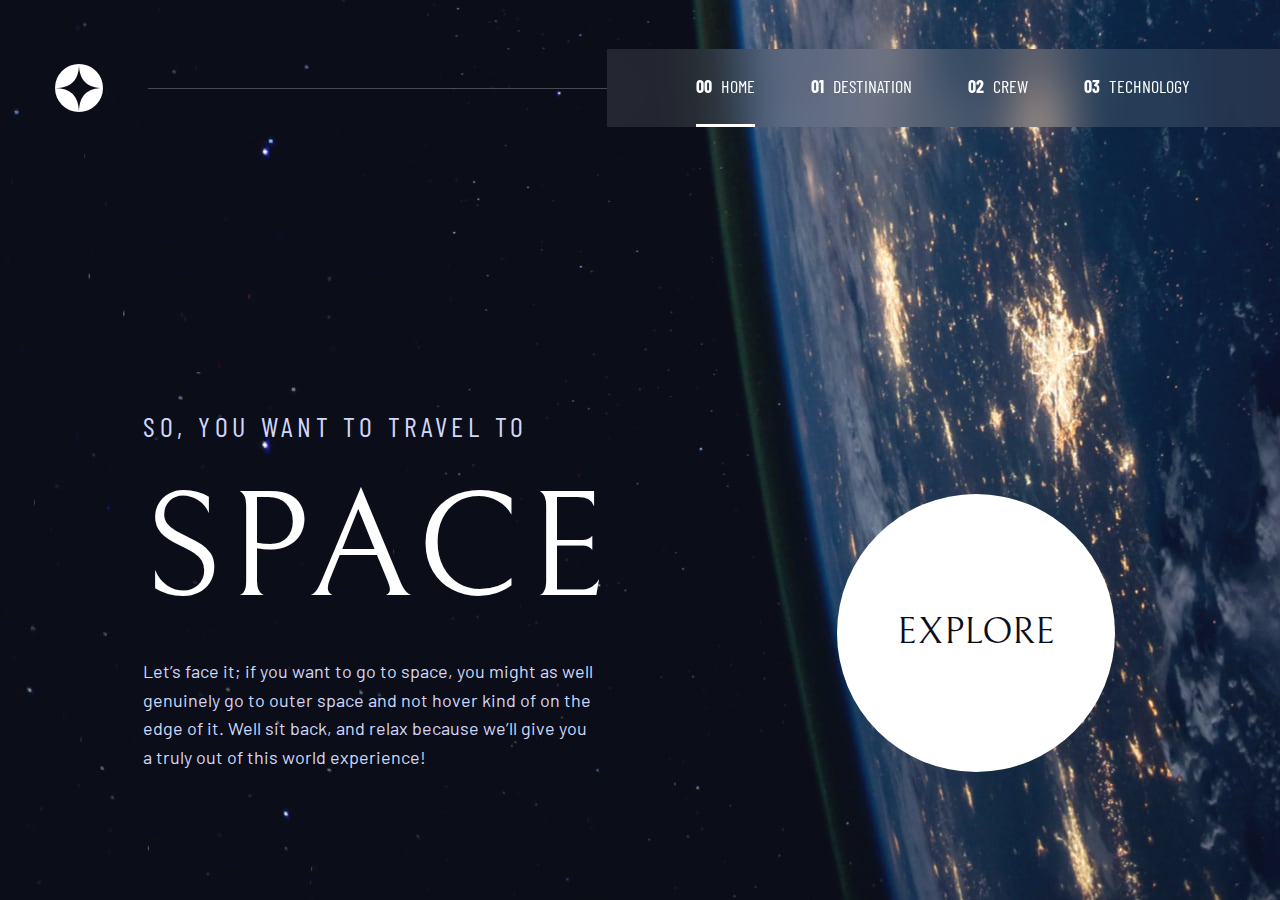
<file: index.html>
<!DOCTYPE html>
<html lang="en">

<head>
  <meta charset="UTF-8">
  <meta name="viewport" content="width=device-width, initial-scale=1.0">
  <link rel="icon" type="image/png" sizes="32x32" href="./assets/favicon-32x32.png">
  <link rel="preconnect" href="https://fonts.googleapis.com">
  <link rel="preconnect" href="https://fonts.gstatic.com" crossorigin>
  <link
    href="https://fonts.googleapis.com/css2?family=Barlow+Condensed:wght@400;700&family=Bellefair&family=Barlow:wght@400;700&display=swap"
    rel="stylesheet">
  <link rel="stylesheet" href="css/reset.css">
  <link rel="stylesheet" href="css/style.css">
  <link rel="stylesheet" href="css/home.css">
  <title>Frontend Mentor | Space tourism website</title>
</head>

<body>
  <header class="flex">
    <div><img class="logo" src="./assets/shared/logo.svg" alt="space tourism logo"></div>
    <!-- aria-expanded...to toggle between logos -->
    <button class="mobile-nav-toggle" aria-expanded="false"></button>
    <nav>
      <!-- data-visible...to toggle navbar on/off -->
      <ul class="primary-nav flex underline-indicators txt-white ff-sans-cond fs-400 uppercase" data-visible="false">
        <li class="active">
          <a href="./index.html"><span class="nav-num">00</span>Home</a>
        </li>
        <li>
          <a href="./destination.html"><span class="nav-num">01</span>Destination</a>
        </li>
        <li>
          <a href="./crew.html"><span class="nav-num">02</span>Crew</a>
        </li>
        <li>
          <a href="./technology.html"><span class="nav-num">03</span>Technology</a>
        </li>
      </ul>
    </nav>
  </header>
  <main>
    <section>
      <p class="txt-light ff-sans-cond fs-500 uppercase ltr-space">So, you want to travel to <br><span
          class="head-1 txt-white ff-serif fs-900">Space</span></p>
      <p class="body-txt txt-light ff-sans-normal fs-400"> Let’s face it; if you want to go to space, you might as well
        genuinely
        go to
        outer space and not hover kind of on the edge of it. Well sit back, and relax
        because we’ll give you a truly out of this world experience!</p>
    </section>
    <a href="./destination.html" class="lg-btn uppercase ff-serif txt-dark bg-white">Explore</a>
  </main>
  <footer>
    <script src="./js/app.js"></script>
  </footer>
</body>

</html>
</file>
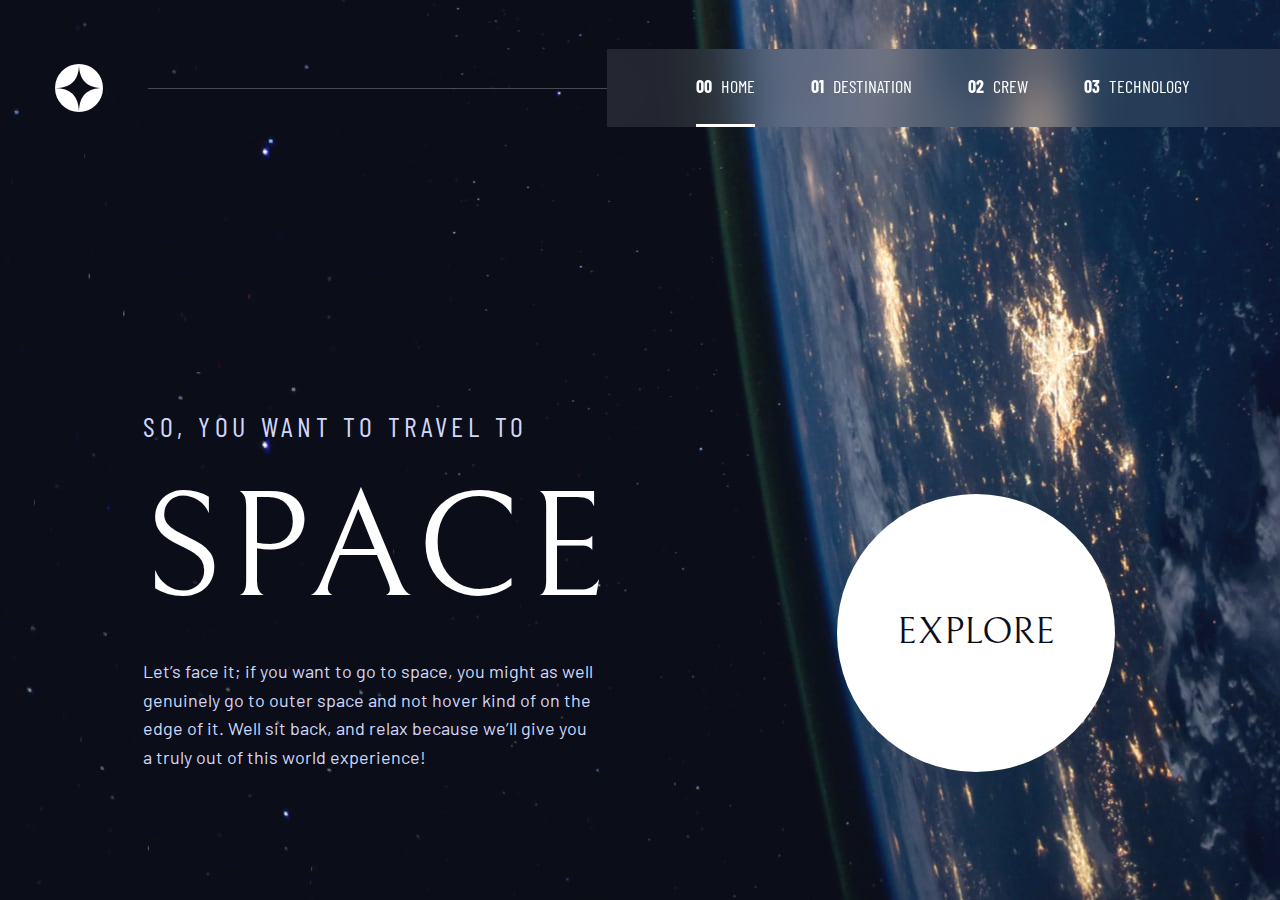
<file: starter-code/index.html>
<!DOCTYPE html>
<html lang="en">

<head>
  <meta charset="UTF-8">
  <meta name="viewport" content="width=device-width, initial-scale=1.0">
  <link rel="icon" type="image/png" sizes="32x32" href="./assets/favicon-32x32.png">
  <link rel="preconnect" href="https://fonts.googleapis.com">
  <link rel="preconnect" href="https://fonts.gstatic.com" crossorigin>
  <link
    href="https://fonts.googleapis.com/css2?family=Barlow+Condensed:wght@400;700&family=Bellefair&family=Barlow:wght@400;700&display=swap"
    rel="stylesheet">
  <link rel="stylesheet" href="css/reset.css">
  <link rel="stylesheet" href="css/style.css">
  <link rel="stylesheet" href="css/home.css">
  <title>Frontend Mentor | Space tourism website</title>
</head>

<body>
  <header class="flex">
    <div><img class="logo" src="./assets/shared/logo.svg" alt="space tourism logo"></div>
    <!-- aria-expanded...to toggle between logos -->
    <button class="mobile-nav-toggle" aria-expanded="false"></button>
    <nav>
      <!-- data-visible...to toggle navbar on/off -->
      <ul class="primary-nav flex underline-indicators txt-white ff-sans-cond fs-400 uppercase" data-visible="false">
        <li class="active">
          <a href="./index.html"><span class="nav-num">00</span>Home</a>
        </li>
        <li>
          <a href="./destination.html"><span class="nav-num">01</span>Destination</a>
        </li>
        <li>
          <a href="./crew-commander.html"><span class="nav-num">02</span>Crew</a>
        </li>
        <li>
          <a href="./technology-vehicle.html"><span class="nav-num">03</span>Technology</a>
        </li>
      </ul>
    </nav>
  </header>
  <main>
    <section>
      <p class="txt-light ff-sans-cond fs-500 uppercase ltr-space">So, you want to travel to <br><span
          class="head-1 txt-white ff-serif fs-900">Space</span></p>
      <p class="body-txt txt-light ff-sans-normal fs-400"> Let’s face it; if you want to go to space, you might as well
        genuinely
        go to
        outer space and not hover kind of on the edge of it. Well sit back, and relax
        because we’ll give you a truly out of this world experience!</p>
    </section>
    <a href="./destination-moon.html" class="lg-btn uppercase ff-serif txt-dark bg-white">Explore</a>
  </main>
  <footer>
    <script src="./js/app.js"></script>
  </footer>
</body>

</html>
</file>
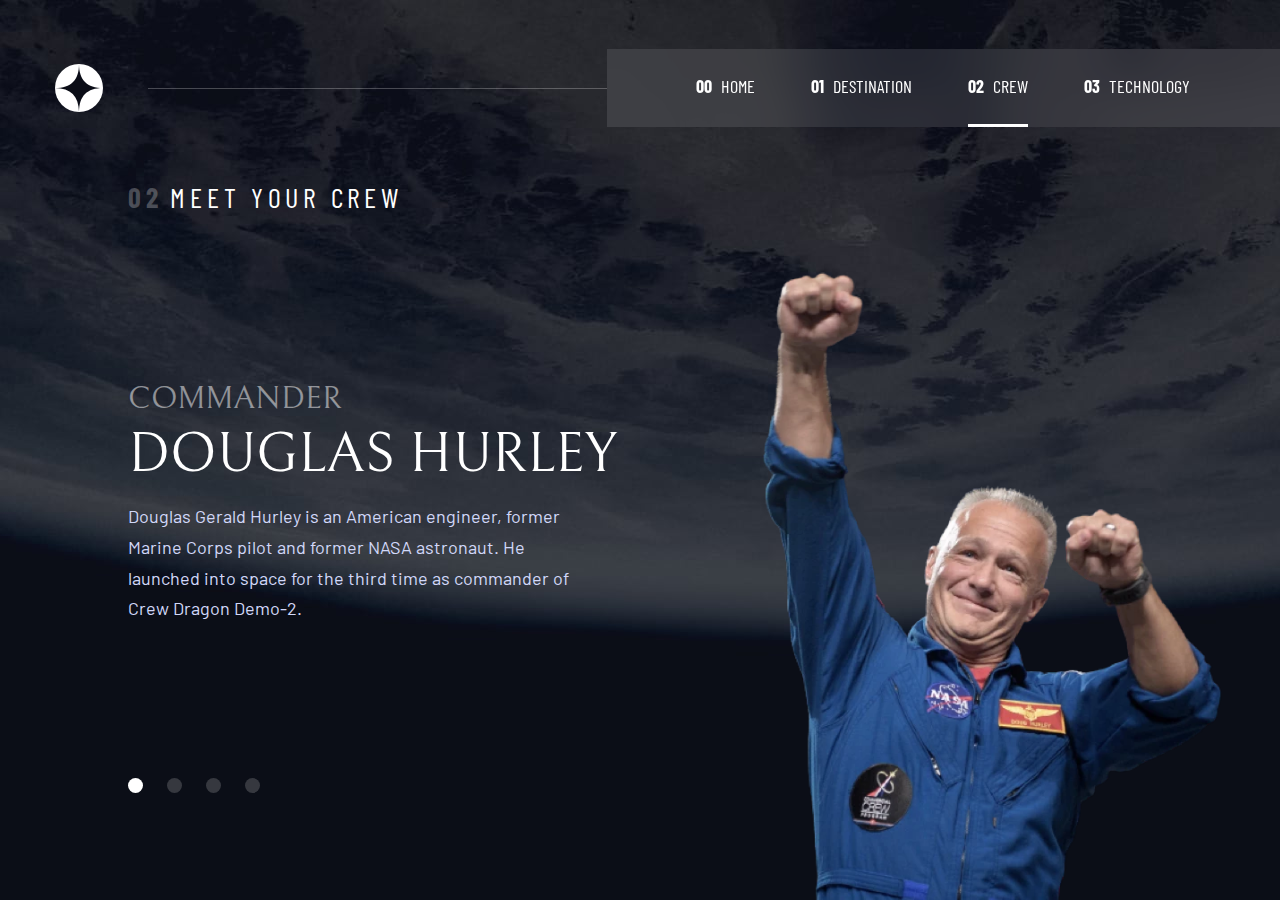
<file: crew.html>
<!DOCTYPE html>
<html lang="en">

<head>
  <meta charset="UTF-8" />
  <meta name="viewport" content="width=device-width, initial-scale=1.0" />
  <link rel="icon" type="image/png" sizes="32x32" href="./assets/favicon-32x32.png" />
  <link rel="preconnect" href="https://fonts.googleapis.com" />
  <link rel="preconnect" href="https://fonts.gstatic.com" crossorigin />
  <link
    href="https://fonts.googleapis.com/css2?family=Barlow+Condensed:wght@400;700&family=Bellefair&family=Barlow:wght@400;700&display=swap"
    rel="stylesheet" />
  <link rel="stylesheet" href="css/reset.css" />
  <link rel="stylesheet" href="css/style.css" />
  <link rel="stylesheet" href="css/crew.css" />
  <title>Frontend Mentor | Space tourism website</title>
</head>

<body>
  <header class="flex">
    <div>
      <img class="logo" src="./assets/shared/logo.svg" alt="space tourism logo" />
    </div>
    <!-- aria-expanded...to toggle between logos -->
    <button class="mobile-nav-toggle" aria-expanded="false"></button>
    <nav>
      <!-- data-visible...to toggle navbar on/off -->
      <ul class="primary-nav flex underline-indicators txt-white ff-sans-cond fs-400 uppercase" data-visible="false">
        <li class="active">
          <a href="./index.html"><span class="nav-num">00</span>Home</a>
        </li>
        <li>
          <a href="./destination.html"><span class="nav-num">01</span>Destination</a>
        </li>
        <li>
          <a href="./crew.html"><span class="nav-num">02</span>Crew</a>
        </li>
        <li>
          <a href="./technology.html"><span class="nav-num">03</span>Technology</a>
        </li>
      </ul>
    </nav>
  </header>
  <main>
    <h1 class="title fs-500 ff-sans-cond ltr-space uppercase"><span class="title-num">02</span>Meet your crew</h1>
    <img class="img" src="./assets/crew/image-douglas-hurley.webp" alt="The Moon" />
    <div class="main-content flex">
      <div class="tab-list flex underline-indicators">
        <button value='tab-1' class="btn-tabs" aria-selected="true"></button>
        <button value='tab-2' class="btn-tabs" aria-selected="false"></button>
        <button value='tab-3' class="btn-tabs" aria-selected="false"></button>
        <button value='tab-4' class="btn-tabs" aria-selected="false"></button>
      </div>

      <article class="content">
        <h2 class="fs-700 uppercase ff-serif"><span>Commander</span><br>Douglas Hurley</h2>
        <p class="ff-sans-normal txt-light fs-400">
          Douglas Gerald Hurley is an American engineer, former Marine Corps pilot
          and former NASA astronaut. He launched into space for the third time as
          commander of Crew Dragon Demo-2.
        </p>
      </article>
    </div>
  </main>
  <footer>
    <script src="data.json"></script>
    <script src="./js/app.js"></script>
    <script src="./js/data.js"></script>
  </footer>
</body>

</html>
</file>
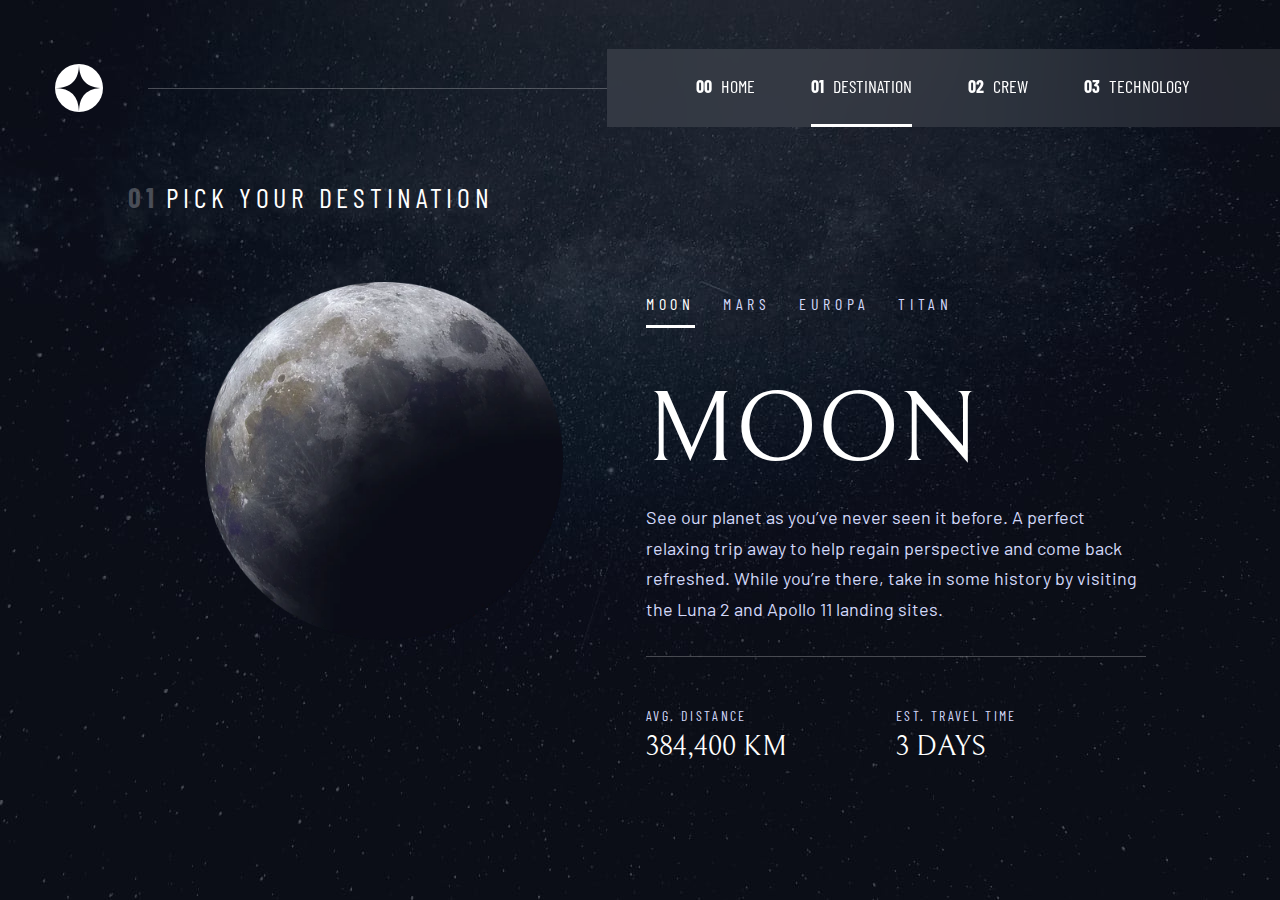
<file: destination.html>
<!DOCTYPE html>
<html lang="en">

<head>
  <meta charset="UTF-8" />
  <meta name="viewport" content="width=device-width, initial-scale=1.0" />
  <link rel="icon" type="image/png" sizes="32x32" href="./assets/favicon-32x32.png" />
  <link rel="preconnect" href="https://fonts.googleapis.com" />
  <link rel="preconnect" href="https://fonts.gstatic.com" crossorigin />
  <link
    href="https://fonts.googleapis.com/css2?family=Barlow+Condensed:wght@400;700&family=Bellefair&family=Barlow:wght@400;700&display=swap"
    rel="stylesheet" />
  <link rel="stylesheet" href="css/reset.css" />
  <link rel="stylesheet" href="css/style.css" />
  <link rel="stylesheet" href="css/destination.css" />
  <title>Frontend Mentor | Space tourism website</title>
</head>

<body>
  <header class="flex">
    <div>
      <img class="logo" src="./assets/shared/logo.svg" alt="space tourism logo" />
    </div>
    <!-- aria-expanded...to toggle between logos -->
    <button class="mobile-nav-toggle" aria-expanded="false"></button>
    <nav>
      <!-- data-visible...to toggle navbar on/off -->
      <ul class="primary-nav flex underline-indicators txt-white ff-sans-cond fs-400 uppercase" data-visible="false">
        <li class="active">
          <a href="./index.html"><span class="nav-num">00</span>Home</a>
        </li>
        <li>
          <a href="./destination.html"><span class="nav-num">01</span>Destination</a>
        </li>
        <li>
          <a href="./crew.html"><span class="nav-num">02</span>Crew</a>
        </li>
        <li>
          <a href="./technology.html"><span class="nav-num">03</span>Technology</a>
        </li>
      </ul>
    </nav>
  </header>
  <main>
    <h1 class="title fs-500 ff-sans-cond ltr-space uppercase"><span class="title-num">01</span>Pick your destination
    </h1>
    <img class="img" src="./assets/destination/image-moon.webp" alt="The Moon" />
    <div class="main-content flex">
      <div class="tab-list flex underline-indicators">
        <button value='tab-1' class="btn-tabs" aria-selected="true">Moon</button>
        <button value='tab-2' class="btn-tabs" aria-selected="false">Mars</button>
        <button value='tab-3' class="btn-tabs" aria-selected="false">Europa</button>
        <button value='tab-4' class="btn-tabs" aria-selected="false">Titan</button>
      </div>

      <article class="content">
        <h2 class="fs-800 uppercase ff-serif">Moon</h2>
        <p class="ff-sans-normal txt-light fs-400">
          See our planet as you’ve never seen it before. A perfect relaxing trip
          away to help regain perspective and come back refreshed. While you’re
          there, take in some history by visiting the Luna 2 and Apollo 11 landing
          sites.
        </p>
      </article>
      <div class="sub-content flex">
        <div>
          <h3 class="txt-light fs-200 uppercase ff-sans-cond">Avg. distance</h3>
          <p class="ff-serif uppercase ff-serif"> 384,400 km</p>
        </div>
        <div>
          <h3 class="txt-light fs-200 uppercase ff-sans-cond">Est. travel time</h3>
          <p class="ff-serif uppercase ff-serif">3 days</p>
        </div>
      </div>
    </div>
  </main>
  <footer>
    <script src="data.json"></script>
    <script src="./js/app.js"></script>
    <script src="./js/data.js"></script>
  </footer>
</body>

</html>
</file>
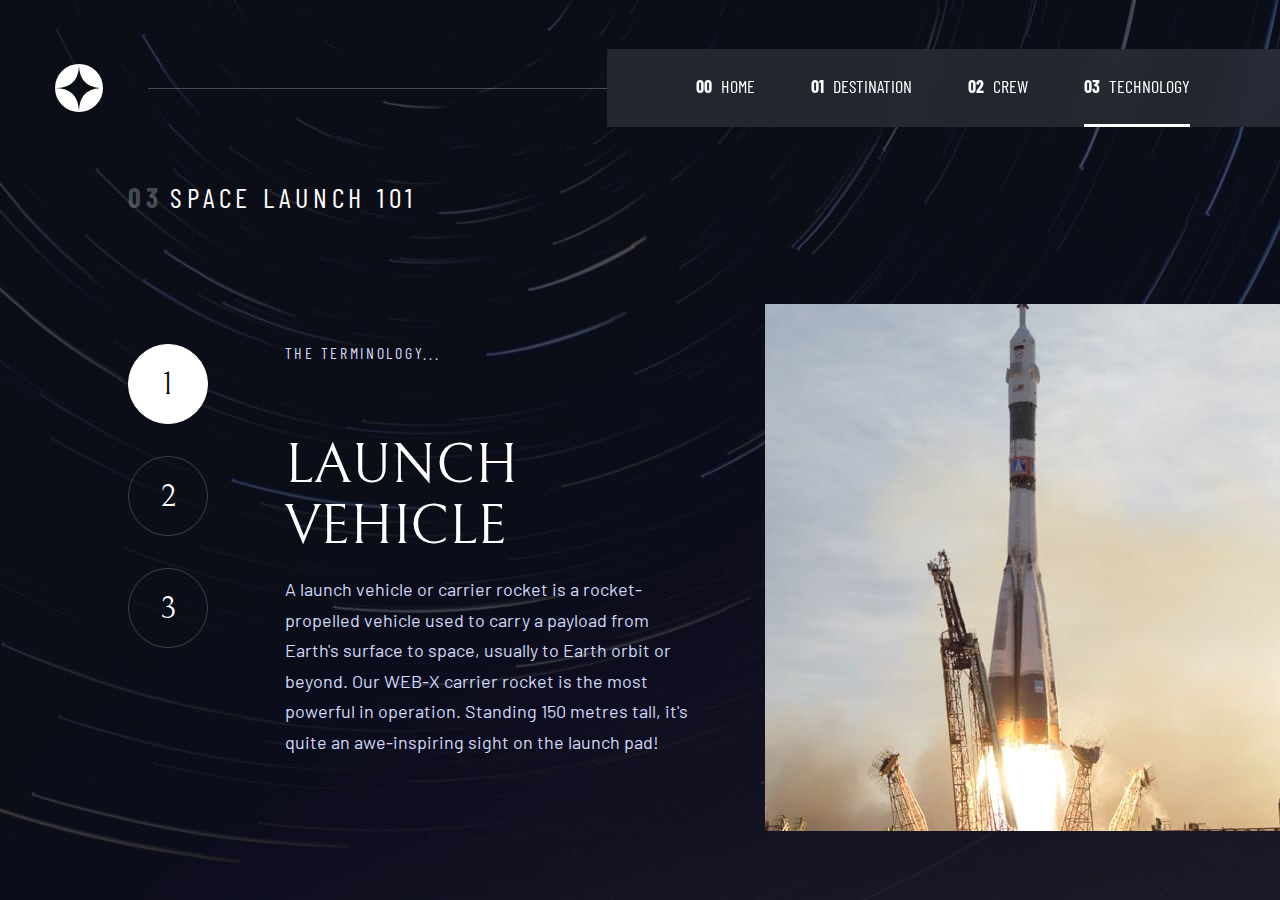
<file: technology.html>
<!DOCTYPE html>
<html lang="en">

<head>
  <meta charset="UTF-8" />
  <meta name="viewport" content="width=device-width, initial-scale=1.0" />
  <link rel="icon" type="image/png" sizes="32x32" href="./assets/favicon-32x32.png" />
  <link rel="preconnect" href="https://fonts.googleapis.com" />
  <link rel="preconnect" href="https://fonts.gstatic.com" crossorigin />
  <link
    href="https://fonts.googleapis.com/css2?family=Barlow+Condensed:wght@400;700&family=Bellefair&family=Barlow:wght@400;700&display=swap"
    rel="stylesheet" />
  <link rel="stylesheet" href="css/reset.css" />
  <link rel="stylesheet" href="css/style.css" />
  <link rel="stylesheet" href="css/technology.css" />
  <title>Frontend Mentor | Space tourism website</title>
</head>

<body>
  <header class="flex">
    <div>
      <img class="logo" src="./assets/shared/logo.svg" alt="space tourism logo" />
    </div>
    <!-- aria-expanded...to toggle between logos -->
    <button class="mobile-nav-toggle" aria-expanded="false"></button>
    <nav>
      <!-- data-visible...to toggle navbar on/off -->
      <ul class="primary-nav flex underline-indicators txt-white ff-sans-cond fs-400 uppercase" data-visible="false">
        <li class="active">
          <a href="./index.html"><span class="nav-num">00</span>Home</a>
        </li>
        <li>
          <a href="./destination.html"><span class="nav-num">01</span>Destination</a>
        </li>
        <li>
          <a href="./crew.html"><span class="nav-num">02</span>Crew</a>
        </li>
        <li>
          <a href="./technology.html"><span class="nav-num">03</span>Technology</a>
        </li>
      </ul>
    </nav>
  </header>
  <main>
    <h1 class="title fs-500 ff-sans-cond ltr-space uppercase"><span class="title-num">03</span>Space launch 101
    </h1>
    <img class="img" src="./assets/technology/image-launch-vehicle-landscape.jpg" alt="The Vehicle" />
    <div class="main-content flex">
      <div class="tab-list flex underline-indicators">
        <button value='tab-1' class="btn-tabs" aria-selected="true">1</button>
        <button value='tab-2' class="btn-tabs" aria-selected="false">2</button>
        <button value='tab-3' class="btn-tabs" aria-selected="false">3</button>
      </div>

      <article class="content">
        <h2 class="fs-700 uppercase ff-serif"><span>The terminology...</span><br>Launch vehicle</h2>
        <p class="ff-sans-normal txt-light fs-400">
          A launch vehicle or carrier rocket is a rocket-propelled vehicle used to carry a
          payload from Earth's surface to space, usually to Earth orbit or beyond. Our
          WEB-X carrier rocket is the most powerful in operation. Standing 150 metres tall,
          it's quite an awe-inspiring sight on the launch pad!
        </p>
      </article>
    </div>
  </main>
  <footer>
    <script src="data.json"></script>
    <script src="./js/app.js"></script>
    <script src="./js/data.js"></script>
  </footer>
</body>

</html>
</file>
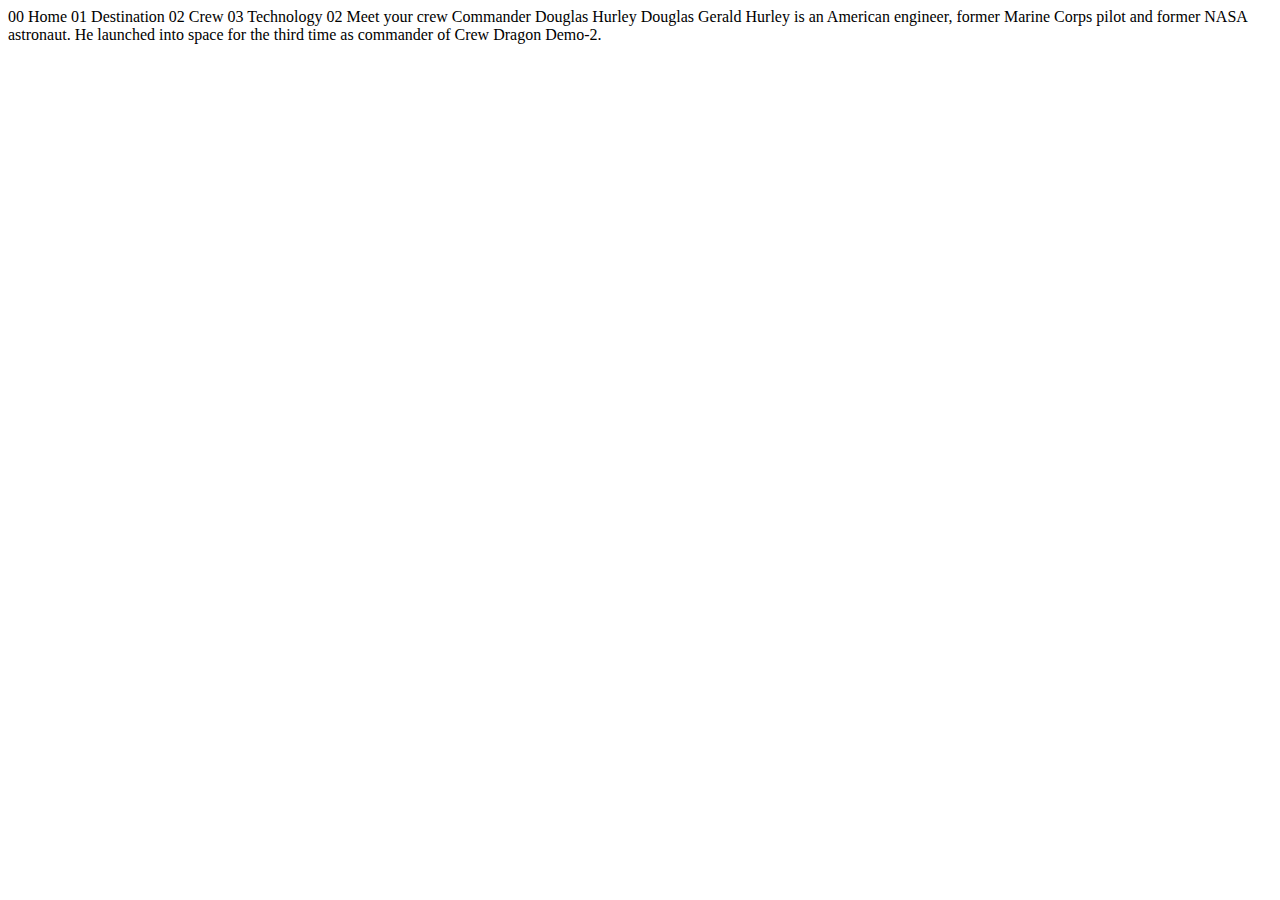
<file: starter-code/crew-commander.html>
<!DOCTYPE html>
<html lang="en">
<head>
  <meta charset="UTF-8">
  <meta name="viewport" content="width=device-width, initial-scale=1.0">

  <link rel="icon" type="image/png" sizes="32x32" href="./assets/favicon-32x32.png">
  
  <title>Frontend Mentor | Space tourism website</title>
</head>
<body>

  00 Home
  01 Destination
  02 Crew
  03 Technology

  02 Meet your crew

  Commander
  Douglas Hurley

  Douglas Gerald Hurley is an American engineer, former Marine Corps pilot 
  and former NASA astronaut. He launched into space for the third time as 
  commander of Crew Dragon Demo-2.
</body>
</html>
</file>
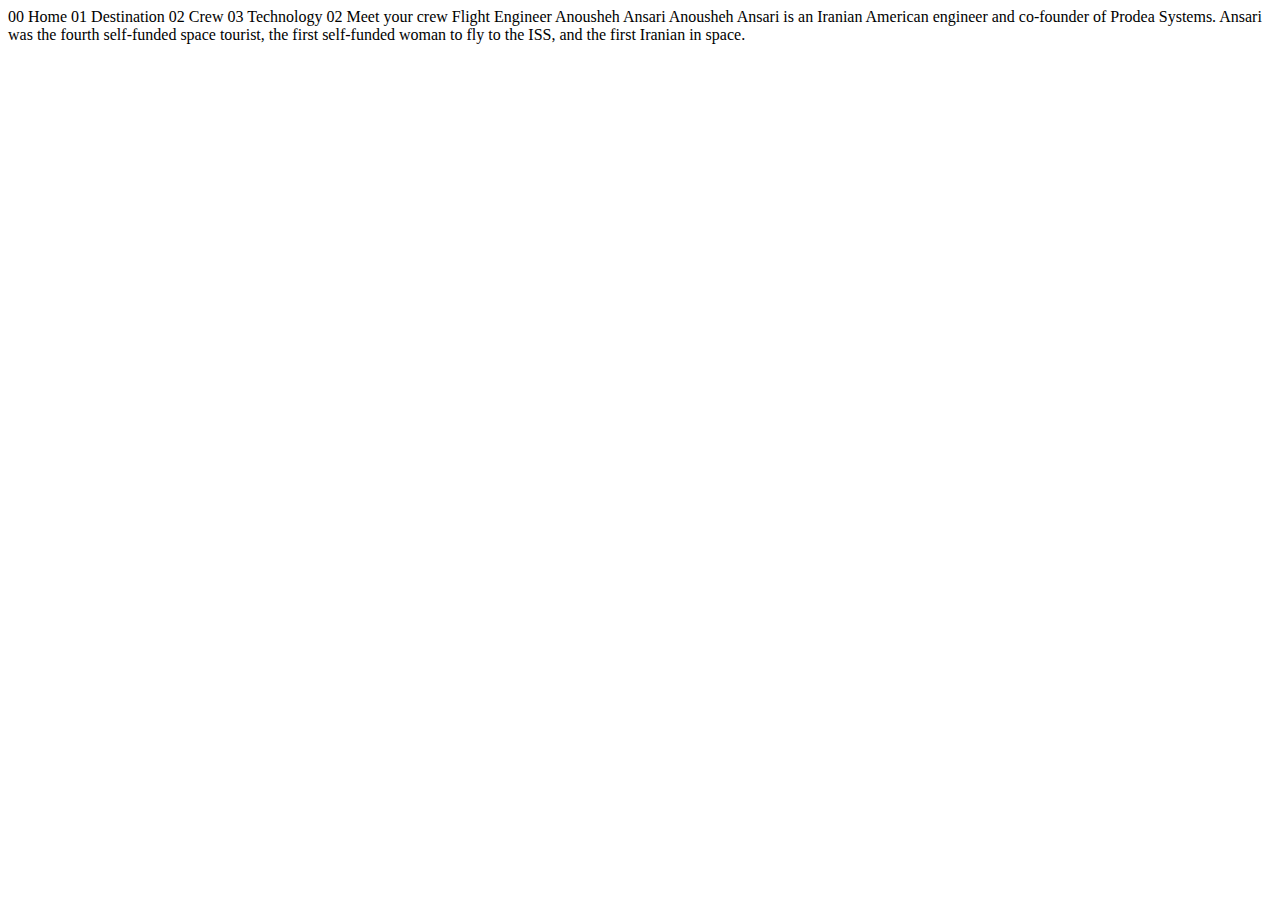
<file: starter-code/crew-engineer.html>
<!DOCTYPE html>
<html lang="en">
<head>
  <meta charset="UTF-8">
  <meta name="viewport" content="width=device-width, initial-scale=1.0">

  <link rel="icon" type="image/png" sizes="32x32" href="./assets/favicon-32x32.png">
  
  <title>Frontend Mentor | Space tourism website</title>
</head>
<body>

  00 Home
  01 Destination
  02 Crew
  03 Technology

  02 Meet your crew

  Flight Engineer
  Anousheh Ansari

  Anousheh Ansari is an Iranian American engineer and co-founder of Prodea Systems. 
  Ansari was the fourth self-funded space tourist, the first self-funded woman to 
  fly to the ISS, and the first Iranian in space. 
</body>
</html>
</file>
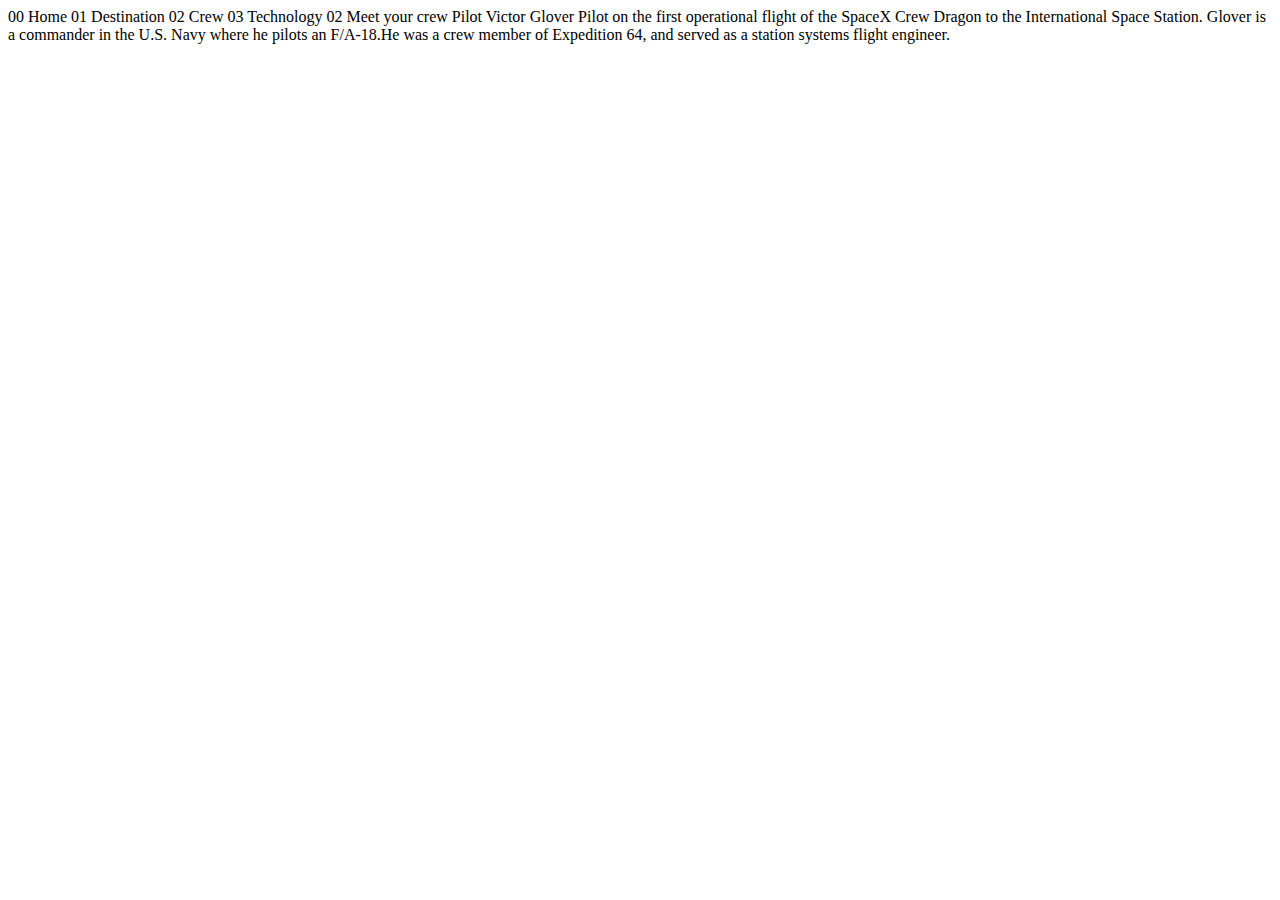
<file: starter-code/crew-pilot.html>
<!DOCTYPE html>
<html lang="en">
<head>
  <meta charset="UTF-8">
  <meta name="viewport" content="width=device-width, initial-scale=1.0">

  <link rel="icon" type="image/png" sizes="32x32" href="./assets/favicon-32x32.png">
  
  <title>Frontend Mentor | Space tourism website</title>
</head>
<body>

  00 Home
  01 Destination
  02 Crew
  03 Technology

  02 Meet your crew

  Pilot
  Victor Glover

  Pilot on the first operational flight of the SpaceX Crew Dragon to the 
  International Space Station. Glover is a commander in the U.S. Navy where 
  he pilots an F/A-18.He was a crew member of Expedition 64, and served as a 
  station systems flight engineer. 
</body>
</html>
</file>
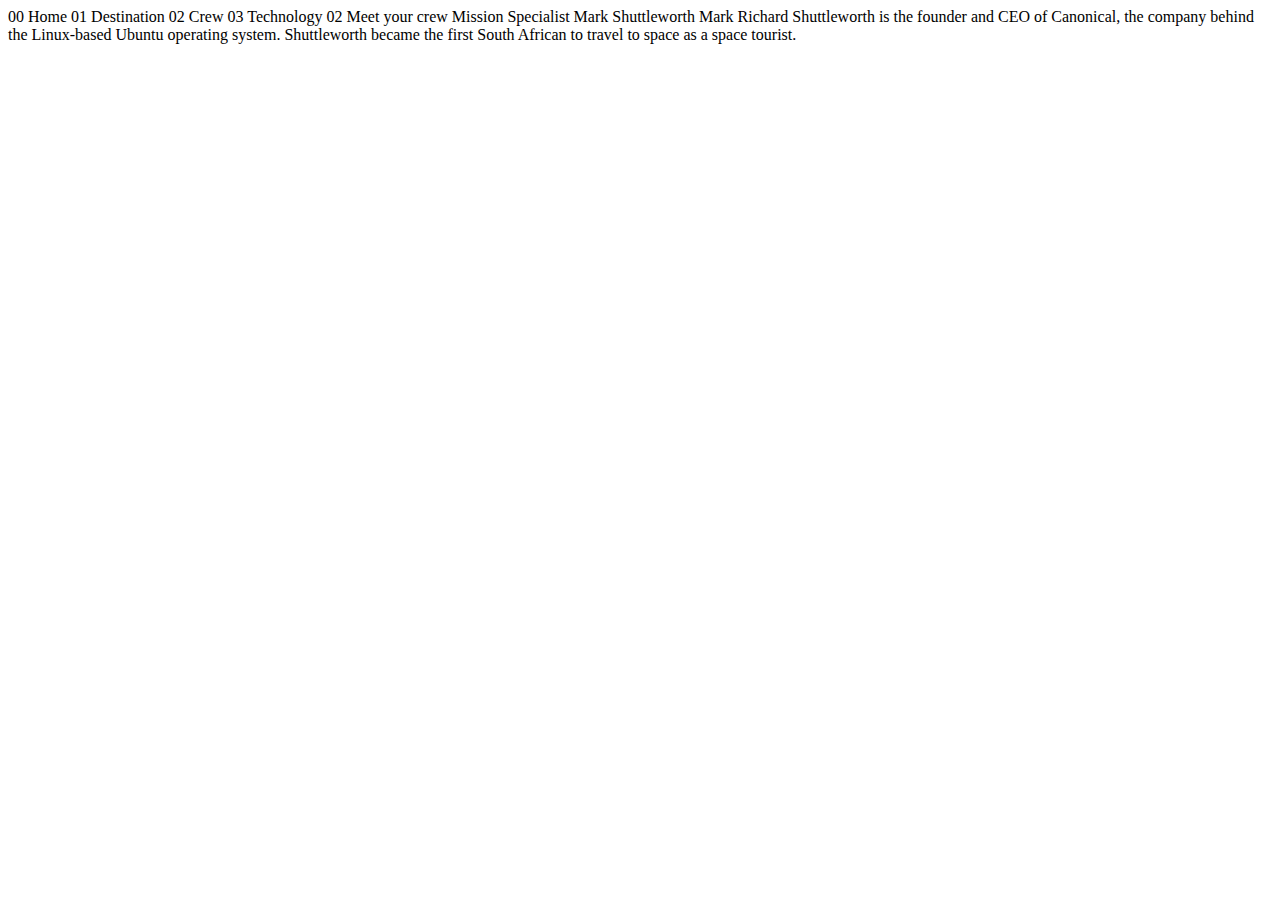
<file: starter-code/crew-specialist.html>
<!DOCTYPE html>
<html lang="en">
<head>
  <meta charset="UTF-8">
  <meta name="viewport" content="width=device-width, initial-scale=1.0">

  <link rel="icon" type="image/png" sizes="32x32" href="./assets/favicon-32x32.png">
  
  <title>Frontend Mentor | Space tourism website</title>
</head>
<body>

  00 Home
  01 Destination
  02 Crew
  03 Technology

  02 Meet your crew

  Mission Specialist
  Mark Shuttleworth

  Mark Richard Shuttleworth is the founder and CEO of Canonical, the company behind 
  the Linux-based Ubuntu operating system. Shuttleworth became the first South 
  African to travel to space as a space tourist.
</body>
</html>
</file>
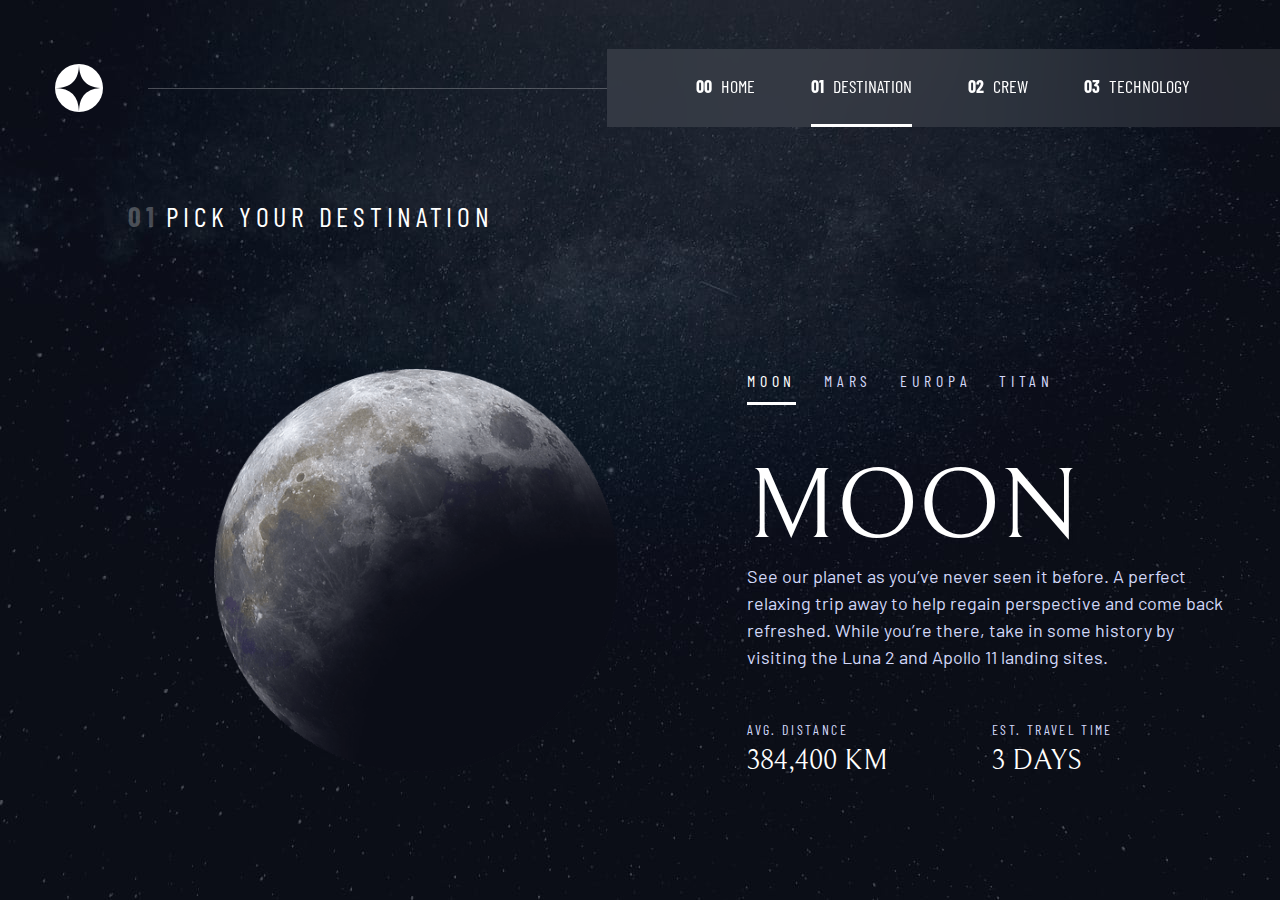
<file: starter-code/destination-moon.html>
<!DOCTYPE html>
<html lang="en">

<head>
  <meta charset="UTF-8" />
  <meta name="viewport" content="width=device-width, initial-scale=1.0" />
  <link rel="icon" type="image/png" sizes="32x32" href="./assets/favicon-32x32.png" />
  <link rel="preconnect" href="https://fonts.googleapis.com" />
  <link rel="preconnect" href="https://fonts.gstatic.com" crossorigin />
  <link
    href="https://fonts.googleapis.com/css2?family=Barlow+Condensed:wght@400;700&family=Bellefair&family=Barlow:wght@400;700&display=swap"
    rel="stylesheet" />
  <link rel="stylesheet" href="css/reset.css" />
  <link rel="stylesheet" href="css/style.css" />
  <link rel="stylesheet" href="css/destination.css" />
  <title>Frontend Mentor | Space tourism website</title>
</head>

<body>
  <header class="flex">
    <div>
      <img class="logo" src="./assets/shared/logo.svg" alt="space tourism logo" />
    </div>
    <!-- aria-expanded...to toggle between logos -->
    <button class="mobile-nav-toggle" aria-expanded="false"></button>
    <nav>
      <!-- data-visible...to toggle navbar on/off -->
      <ul class="primary-nav flex underline-indicators txt-white ff-sans-cond fs-400 uppercase" data-visible="false">
        <li class="active">
          <a href="./index.html"><span class="nav-num">00</span>Home</a>
        </li>
        <li>
          <a href="./destination-moon.html"><span class="nav-num">01</span>Destination</a>
        </li>
        <li>
          <a href="./crew-commander.html"><span class="nav-num">02</span>Crew</a>
        </li>
        <li>
          <a href="./technology-vehicle.html"><span class="nav-num">03</span>Technology</a>
        </li>
      </ul>
    </nav>
  </header>
  <main>
    <h1 class="title fs-500 ff-sans-cond ltr-space uppercase"><span class="title-num">01</span>Pick your destination
    </h1>
    <img class="img" src="./assets/destination/image-moon.png" alt="The Moon" />
    <div class="main-content flex">
      <div class="tab-list flex underline-indicators">
        <button class="btn-tabs" aria-selected="true">Moon</button>
        <button class="btn-tabs" aria-selected="false">Mars</button>
        <button class="btn-tabs" aria-selected="false">Europa</button>
        <button class="btn-tabs" aria-selected="false">Titan</button>
      </div>

      <article>
        <h2 class="fs-800 uppercase ff-serif">Moon</h2>
        <p class="ff-sans-normal txt-light fs-400">
          See our planet as you’ve never seen it before. A perfect relaxing trip
          away to help regain perspective and come back refreshed. While you’re
          there, take in some history by visiting the Luna 2 and Apollo 11 landing
          sites.
        </p>
      </article>
      <div class="sub-content flex">
        <div>
          <h3 class="txt-light fs-200 uppercase ff-sans-cond">Avg. distance</h3>
          <p class="ff-serif uppercase ff-serif"> 384,400 km</p>
        </div>
        <div>
          <h3 class="txt-light fs-200 uppercase ff-sans-cond">Est. travel time</h3>
          <p class="ff-serif uppercase ff-serif">3 days</p>
        </div>
      </div>
    </div>
  </main>
  <footer>
    <script src="./js/app.js"></script>
  </footer>
</body>

</html>
</file>
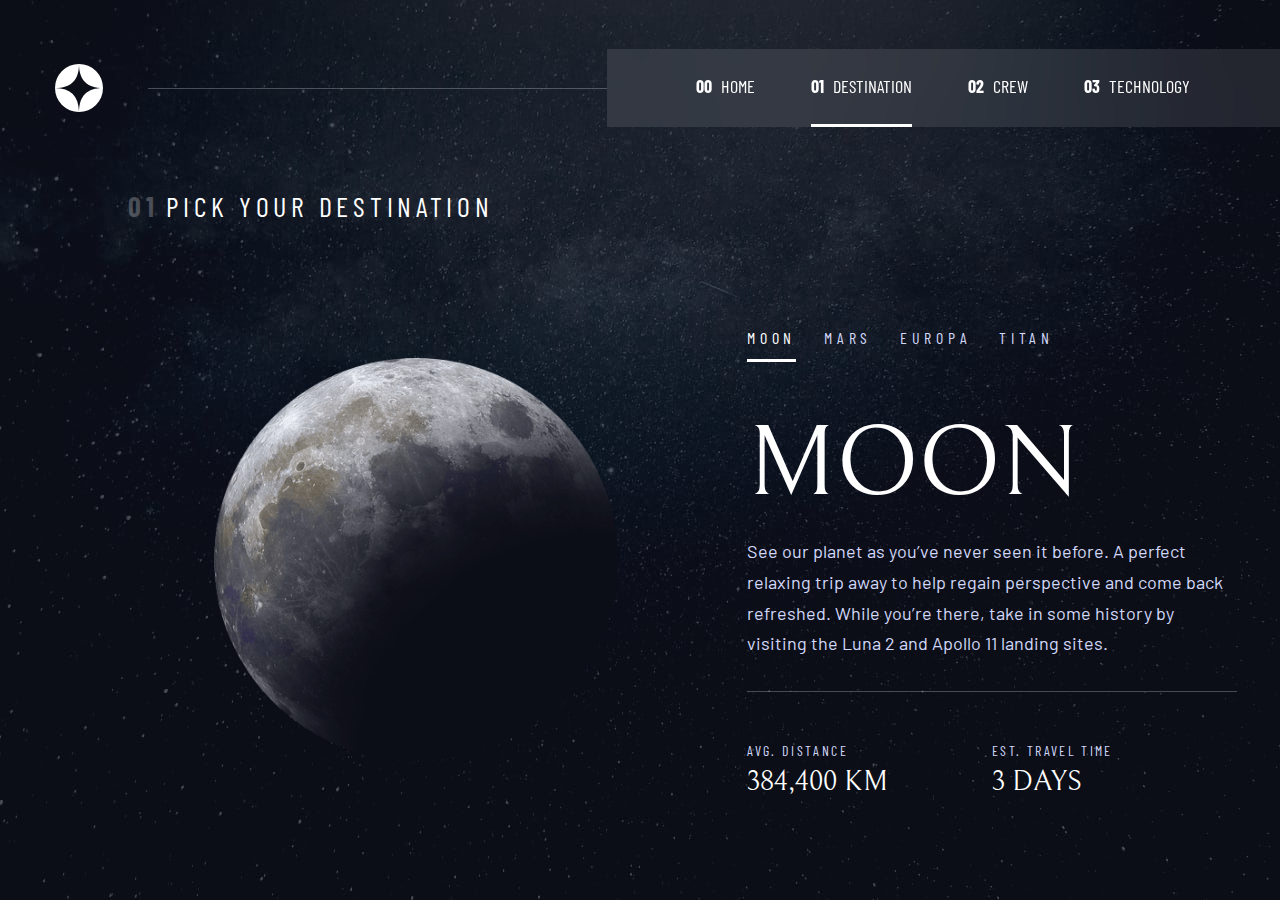
<file: starter-code/destination.html>
<!DOCTYPE html>
<html lang="en">

<head>
  <meta charset="UTF-8" />
  <meta name="viewport" content="width=device-width, initial-scale=1.0" />
  <link rel="icon" type="image/png" sizes="32x32" href="./assets/favicon-32x32.png" />
  <link rel="preconnect" href="https://fonts.googleapis.com" />
  <link rel="preconnect" href="https://fonts.gstatic.com" crossorigin />
  <link
    href="https://fonts.googleapis.com/css2?family=Barlow+Condensed:wght@400;700&family=Bellefair&family=Barlow:wght@400;700&display=swap"
    rel="stylesheet" />
  <link rel="stylesheet" href="css/reset.css" />
  <link rel="stylesheet" href="css/style.css" />
  <link rel="stylesheet" href="css/destination.css" />
  <title>Frontend Mentor | Space tourism website</title>
</head>

<body>
  <header class="flex">
    <div>
      <img class="logo" src="./assets/shared/logo.svg" alt="space tourism logo" />
    </div>
    <!-- aria-expanded...to toggle between logos -->
    <button class="mobile-nav-toggle" aria-expanded="false"></button>
    <nav>
      <!-- data-visible...to toggle navbar on/off -->
      <ul class="primary-nav flex underline-indicators txt-white ff-sans-cond fs-400 uppercase" data-visible="false">
        <li class="active">
          <a href="./index.html"><span class="nav-num">00</span>Home</a>
        </li>
        <li>
          <a href="./destination.html"><span class="nav-num">01</span>Destination</a>
        </li>
        <li>
          <a href="./crew-commander.html"><span class="nav-num">02</span>Crew</a>
        </li>
        <li>
          <a href="./technology-vehicle.html"><span class="nav-num">03</span>Technology</a>
        </li>
      </ul>
    </nav>
  </header>
  <main>
    <h1 class="title fs-500 ff-sans-cond ltr-space uppercase"><span class="title-num">01</span>Pick your destination
    </h1>
    <img class="img" src="./assets/destination/image-moon.png" alt="The Moon" />
    <div class="main-content flex">
      <div class="tab-list flex underline-indicators">
        <button value='moon' class="btn-tabs" aria-selected="true">Moon</button>
        <button value='mars' class="btn-tabs" aria-selected="false">Mars</button>
        <button value='europa' class="btn-tabs" aria-selected="false">Europa</button>
        <button value='titan' class="btn-tabs" aria-selected="false">Titan</button>
      </div>

      <article class="content">
        <h2 class="fs-800 uppercase ff-serif">Moon</h2>
        <p class="ff-sans-normal txt-light fs-400">
          See our planet as you’ve never seen it before. A perfect relaxing trip
          away to help regain perspective and come back refreshed. While you’re
          there, take in some history by visiting the Luna 2 and Apollo 11 landing
          sites.
        </p>
      </article>
      <div class="sub-content flex">
        <div>
          <h3 class="txt-light fs-200 uppercase ff-sans-cond">Avg. distance</h3>
          <p class="ff-serif uppercase ff-serif"> 384,400 km</p>
        </div>
        <div>
          <h3 class="txt-light fs-200 uppercase ff-sans-cond">Est. travel time</h3>
          <p class="ff-serif uppercase ff-serif">3 days</p>
        </div>
      </div>
    </div>
  </main>
  <footer>
    <script src="data.json"></script>
    <script src="./js/app.js"></script>
    <script src="./js/data.js"></script>
  </footer>
</body>

</html>
</file>
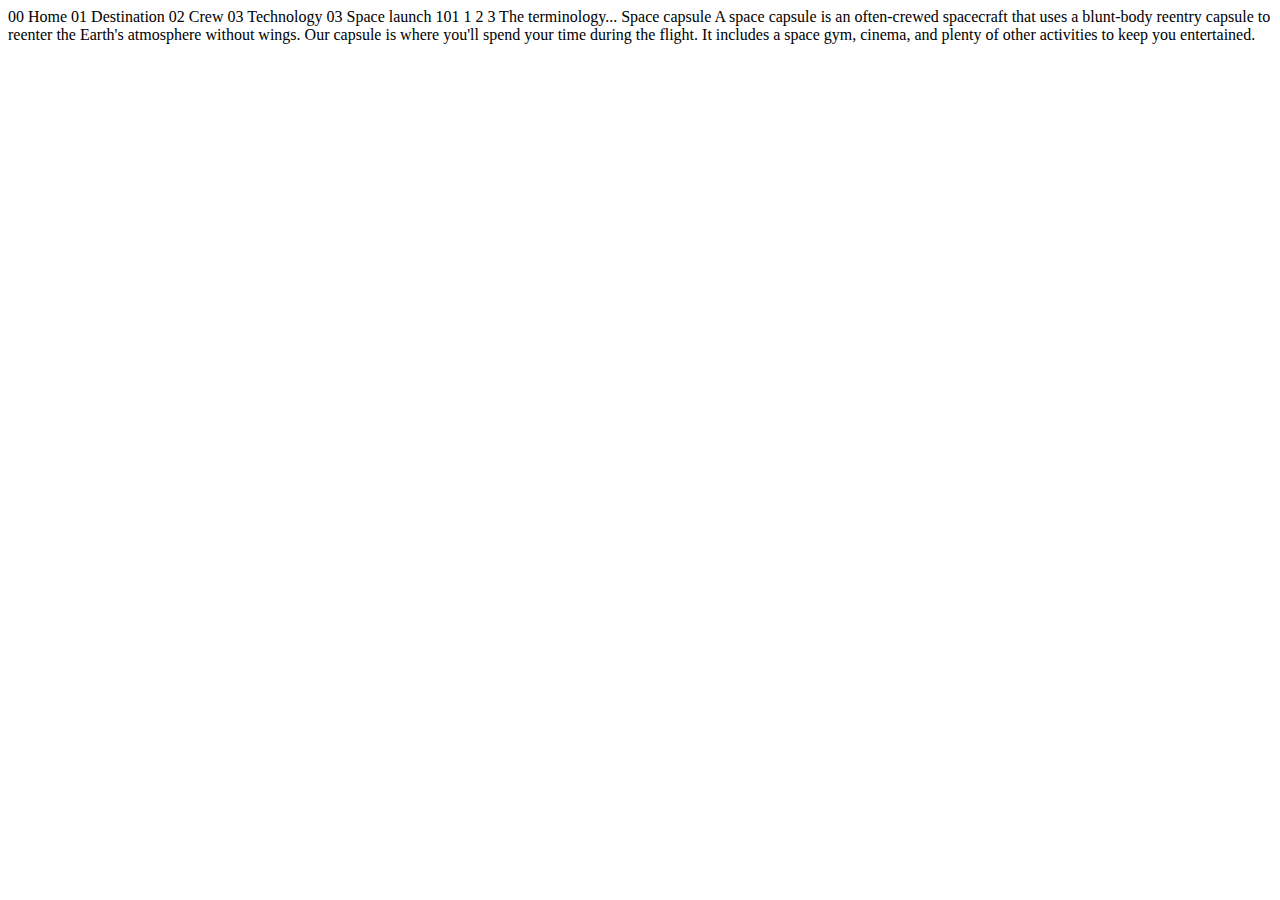
<file: starter-code/technology-capsule.html>
<!DOCTYPE html>
<html lang="en">
<head>
  <meta charset="UTF-8">
  <meta name="viewport" content="width=device-width, initial-scale=1.0">

  <link rel="icon" type="image/png" sizes="32x32" href="./assets/favicon-32x32.png">
  
  <title>Frontend Mentor | Space tourism website</title>
</head>
<body>

  00 Home
  01 Destination
  02 Crew
  03 Technology

  03 Space launch 101

  1
  2
  3

  The terminology...
  Space capsule

  A space capsule is an often-crewed spacecraft that uses a blunt-body reentry 
  capsule to reenter the Earth's atmosphere without wings. Our capsule is where 
  you'll spend your time during the flight. It includes a space gym, cinema, 
  and plenty of other activities to keep you entertained.
</body>
</html>
</file>
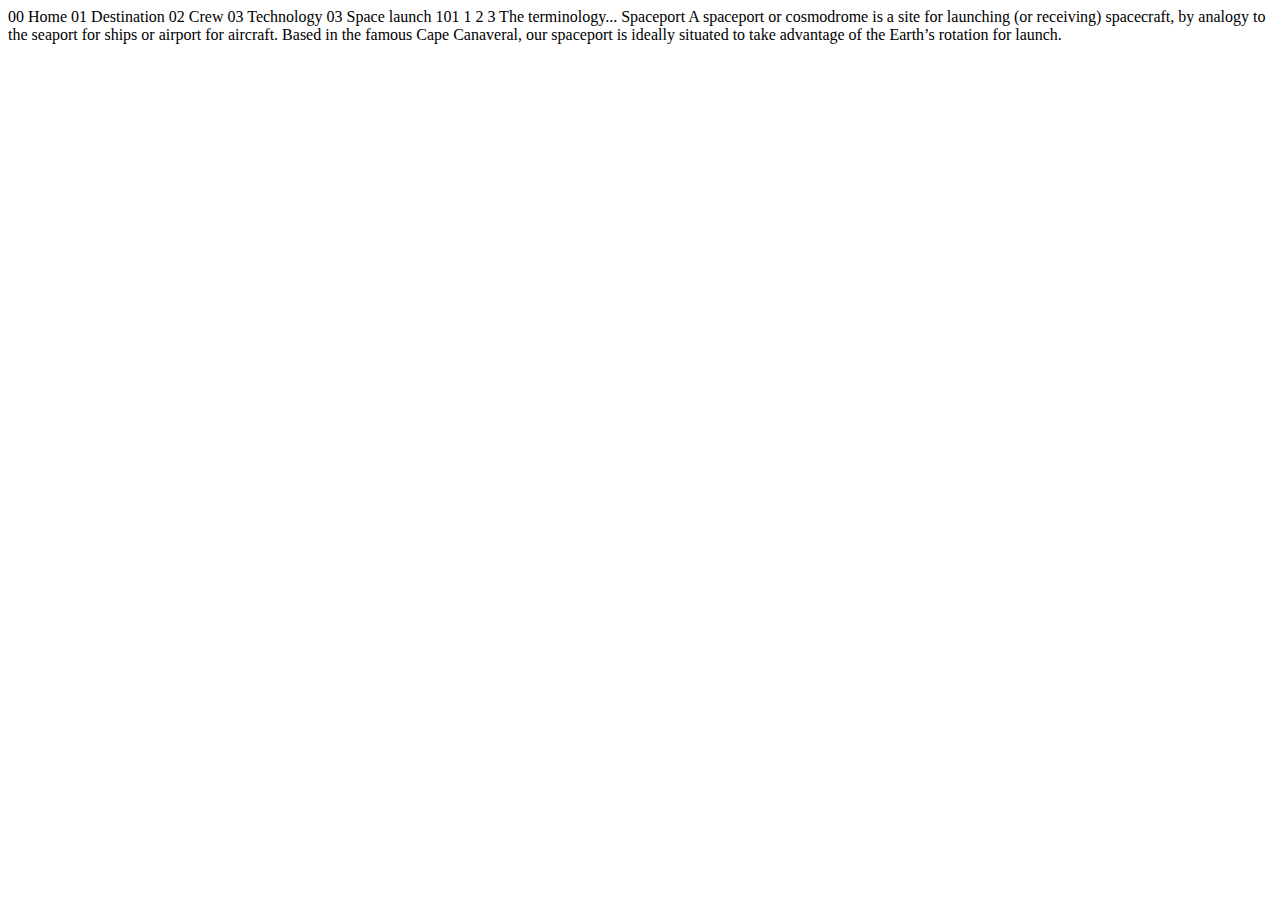
<file: starter-code/technology-spaceport.html>
<!DOCTYPE html>
<html lang="en">
<head>
  <meta charset="UTF-8">
  <meta name="viewport" content="width=device-width, initial-scale=1.0">

  <link rel="icon" type="image/png" sizes="32x32" href="./assets/favicon-32x32.png">
  
  <title>Frontend Mentor | Space tourism website</title>
</head>
<body>

  00 Home
  01 Destination
  02 Crew
  03 Technology

  03 Space launch 101

  1
  2
  3

  The terminology...
  Spaceport

  A spaceport or cosmodrome is a site for launching (or receiving) spacecraft, 
  by analogy to the seaport for ships or airport for aircraft. Based in the 
  famous Cape Canaveral, our spaceport is ideally situated to take advantage 
  of the Earth’s rotation for launch.
</body>
</html>
</file>
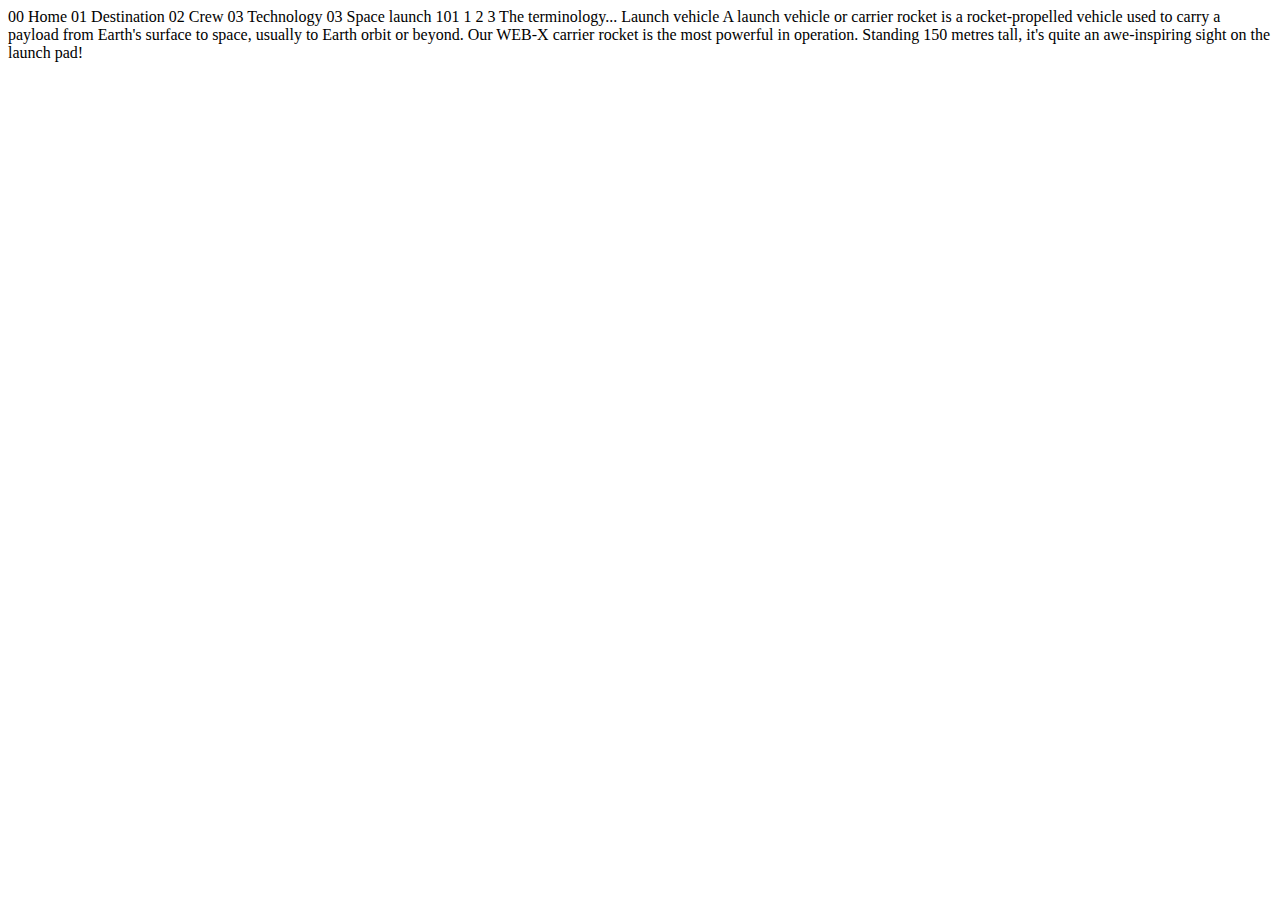
<file: starter-code/technology-vehicle.html>
<!DOCTYPE html>
<html lang="en">
<head>
  <meta charset="UTF-8">
  <meta name="viewport" content="width=device-width, initial-scale=1.0">

  <link rel="icon" type="image/png" sizes="32x32" href="./assets/favicon-32x32.png">
  
  <title>Frontend Mentor | Space tourism website</title>
</head>
<body>

  00 Home
  01 Destination
  02 Crew
  03 Technology

  03 Space launch 101

  1
  2
  3

  The terminology...
  Launch vehicle

  A launch vehicle or carrier rocket is a rocket-propelled vehicle used to carry a 
  payload from Earth's surface to space, usually to Earth orbit or beyond. Our 
  WEB-X carrier rocket is the most powerful in operation. Standing 150 metres tall, 
  it's quite an awe-inspiring sight on the launch pad!
</body>
</html>
</file>
<file: css/style.css>
/* --------------------------- */
/* Custom Properties           */
/* --------------------------- */

:root {
  /* colors */
  --clr-dark: 230, 35%, 7%;
  --clr-light: 231, 77%, 90%;
  --clr-white: 0, 0%, 100%;

  /* font-sizes */
  /* use nav-numbers to mimic font-weight */
  --fs-900: 5rem;
  --fs-800: 3.5rem;
  --fs-700: 1.5rem;
  --fs-600: 1.25rem;
  --fs-500: 1rem;
  --fs-400: 0.9375rem;
  --fs-300: 1rem;
  --fs-200: 0.875rem;

  /* font-families */
  --ff-serif: 'Bellefair', serif;
  --ff-sans-cond: 'Barlow Condensed', sans-serif;
  --ff-sans-normal: 'Barlow', sans-serif;

  --ltr-spc: 2.7px;
  --logo-w: 2.5rem;
  --logo-m: 1.5rem;
  --underline-gap: 0.5rem;
}

@media (min-width: 35em) {
  :root {
    --fs-900: 9.375rem;
    --fs-800: 5rem;
    --fs-700: 2.5rem;
    --fs-600: 1.5rem;
    --fs-500: 1.25rem;
    --fs-400: 1rem;

    --ltr-spc: 3.38px;
    --logo-w: 3rem;
    --logo-m: 1.5rem 2.44rem;
    --underline-gap: 2.15rem;
  }
}

@media (min-width: 57em) {
  :root {
    --fs-800: 6.25rem;
    --fs-700: 3.5rem;
    --fs-600: 2rem;
    --fs-500: 1.75rem;
    --fs-400: 1.125rem;

    --ltr-spc: 4.72px;
    --logo-m: 4rem 3.44rem;
    --underline-gap: 1.5rem;
  }
}

/* --------------------------- */
/* Design System               */
/* --------------------------- */
body {
  line-height: 1.5; /* default setting for body */
  min-height: 100vh; /*--*/
  display: grid;
  grid-template-rows: min-content 1fr;
  font-family: var(--ff-sans-normal);
  font-size: var(--fs-400);
  background: var(--bg-page-img) no-repeat bottom/cover;
  color: hsl(var(--clr-white));
}

* {
  outline-offset: 5px;
}

/* make images easier to work with */
img {
  max-width: 100%;
  display: block;
}

/* --------------------------- */
/* Utility Classes             */
/* --------------------------- */

.flex {
  display: flex;
  gap: var(--gap, 1rem);
}

.grid {
  display: grid;
  gap: var(--gap, 1rem);
}

/* Colors */
.bg-dark {
  background-color: hsl(var(--clr-dark));
}

.bg-light {
  background-color: hsl(var(--clr-light));
}

.bg-white {
  background-color: hsl(var(--clr-white));
}

.txt-dark {
  color: hsl(var(--clr-dark));
}

.txt-light {
  color: hsl(var(--clr-light));
}

.txt-white {
  color: hsl(var(--clr-white));
}

/* Font-Families */
.ff-serif {
  font-family: var(--ff-serif);
}
.ff-sans-cond {
  font-family: var(--ff-sans-cond);
}
.ff-sans-normal {
  font-family: var(--ff-sans-normal);
}

/* Font-Sizes */
.fs-900 {
  font-size: var(--fs-900);
}
.fs-800 {
  font-size: var(--fs-800);
}
.fs-700 {
  font-size: var(--fs-700);
}
.fs-600 {
  font-size: var(--fs-600);
}
.fs-500 {
  font-size: var(--fs-500);
}
.fs-400 {
  font-size: var(--fs-400);
}
.fs-300 {
  font-size: var(--fs-300);
}
.fs-200 {
  font-size: var(--fs-200);
}

.ltr-space {
  letter-spacing: var(--ltr-spc);
}

.uppercase {
  text-transform: uppercase;
}

.fs-900,
.fs-800,
.fs-700,
.fs-600 {
  line-height: 1.1;
}

* a {
  text-decoration: none;
  color: hsl(var(--clr-white));
}

/* header style */
header {
  --gap: 0;
  justify-content: space-between;
  align-items: center;
}

header img.logo {
  width: var(--logo-w);
  margin: var(--logo-m);
}

/* main style */
main {
  display: grid;
  margin: 1rem 1.5rem 0;
}

.primary-nav {
  background: hsl(var(--clr-white), 0.1);
  backdrop-filter: blur(1.5rem);
}

.nav-num {
  font-weight: 700;
  margin-inline-end: 0.5em;
}

/* ------------------ */
/* Components         */
/* ------------------ */

/* ----------------------Tab List----------------------- */
.underline-indicators > * {
  /* We use '*' instead of 'li' to make it reuseable */
  padding: var(--underline-gap, 1rem) 0;
  border: 0;
  border-bottom: 0.2rem solid hsl(var(--clr-white), 0);
  cursor: pointer;
}

.underline-indicators > *:hover,
.underline-indicators > *:focus {
  border-color: hsl(var(--clr-white), 0.5);
}

.underline-indicators > .active,
.underline-indicators > [aria-selected='true'] {
  color: hsl(var(--clr-white) / 1);
  border-color: hsl(var(--clr-white), 1);
}

/* ----------------Mobile Navigation Bar---------------- */
.mobile-nav-toggle {
  display: none;
}
@media (max-width: 35em) {
  .primary-nav {
    position: fixed;
    top: 0;
    right: 0;
    bottom: 0;
    left: 30%;
    flex-direction: column;
    padding: 8rem 0;
    z-index: 1000;
    transform: translateX(100%);
    transition: transform 350ms ease-out;
    background: hsl(var(--clr-dark), 0.8);
  }

  .primary-nav[data-visible='true'] {
    transform: translateX(0%);
  }

  .mobile-nav-toggle {
    display: block;
    position: fixed;
    z-index: 9999;
    top: 2rem;
    right: 2rem;
    background-color: transparent;
    background-image: url('../assets/shared/icon-hamburger.svg');
    background-repeat: no-repeat;
    background-position: center;
    width: 24px;
    height: 24px;
    border: 0;
    cursor: pointer;
  }

  .mobile-nav-toggle[aria-expanded='true'] {
    background-image: url('../assets/shared/icon-close.svg');
  }
  .underline-indicators > li {
    padding: var(--underline-gap, 1rem) 0;
    padding-left: 2.5rem;
    margin: 0.5rem 0;
    border: 0;
    width: 100%;
    border-right: 0.4rem solid hsl(var(--clr-white), 0);
    cursor: pointer;
  }
}

/* ----------------Tablet Navigation Bar---------------- */
@media (min-width: 35em) and (max-width: 56.999em) {
  .primary-nav {
    padding: 0 2.5rem;
    --gap: 3rem;
  }
  .nav-num {
    display: none;
  }
}

/* ----------------Desktop Navigation Bar---------------- */
@media (min-width: 57em) {
  header::after {
    content: '';
    display: block;
    position: relative;
    left: 3%;
    height: 1px;
    width: 100%;
    background: hsl(var(--clr-white), 0.25);
  }
  nav {
    order: 1;
  }
  .primary-nav {
    padding-inline: clamp(2rem, 7vw, 6.7rem);
    --gap: clamp(1.5rem, 7vw, 3.5rem);
  }
}
</file>
<file: css/home.css>
:root {
  --bg-page-img: url(../assets/home/background-home-mobile.jpg);
}

@media (min-width: 35em) {
  :root {
    --bg-page-img: url(../assets/home/background-home-tablet.jpg);
  }
}

@media (min-width: 57em) {
  :root {
    --bg-page-img: url(../assets/home/background-home-desktop.jpg);
  }
}

/* main style */
main {
  grid-template-rows: 1fr 1fr;
}

section {
  max-width: 450px;
  text-align: center;
  place-self: flex-start center;
}

.body-txt {
  line-height: 1.6;
}

.head-1 {
  display: inline-block;
  margin: 1.4rem 0;
}

.lg-btn {
  place-self: center;
  display: grid;
  place-items: center;
  font-size: clamp(1.25rem, 1.2rem + 1.4vw, 2.4rem);
  width: 7.5em;
  height: 7.5em;
  border-radius: 50%;
  position: relative;
  z-index: 1;
  /* To prevent -1 index from escaping outside the btn */
}
/* To make the hover effect in a fancy way */
.lg-btn::after {
  content: '';
  position: absolute;
  z-index: -1;
  width: 100%;
  height: 100%;
  background: hsl(var(--clr-white), 0.136);
  border-radius: inherit;
  opacity: 0;
  transition: opacity 300ms linear, transform 300ms ease-in-out;
}
/* -------------------------- */
.lg-btn:hover::after,
.lg-btn:focus::after {
  /* Instead of doing animation in width and height, cuz that will slow the website*/
  opacity: 1;
  transform: scale(1.64);
}

/* --------------Media-Query----------------- */
@media (min-width: 35em) {
  body {
    background-position: center center;
  }
  main {
    margin-top: 2rem;
  }
  section {
    place-self: center;
  }
}
@media (min-width: 57em) {
  main {
    margin: 0 0 8rem 4rem;
    place-items: end;
    grid-template-columns: 1fr 1fr;
    grid-template-rows: 1fr;
  }
  section {
    text-align: start;
    place-self: end center;
  }
  .lg-btn {
    place-self: end center;
  }
}
</file>
<file: starter-code/css/style.css>
/* --------------------------- */
/* Custom Properties           */
/* --------------------------- */

:root {
  /* colors */
  --clr-dark: 230, 35%, 7%;
  --clr-light: 231, 77%, 90%;
  --clr-white: 0, 0%, 100%;

  /* font-sizes */
  /* use nav-numbers to mimic font-weight */
  --fs-900: 5rem;
  --fs-800: 3.5rem;
  --fs-700: 1.5rem;
  --fs-600: 1.25rem;
  --fs-500: 1rem;
  --fs-400: 0.9375rem;
  --fs-300: 1rem;
  --fs-200: 0.875rem;

  /* font-families */
  --ff-serif: 'Bellefair', serif;
  --ff-sans-cond: 'Barlow Condensed', sans-serif;
  --ff-sans-normal: 'Barlow', sans-serif;

  --ltr-spc: 2.7px;
  --logo-w: 2.5rem;
  --logo-m: 1.5rem;
  --underline-gap: 0.5rem;
}

@media (min-width: 35em) {
  :root {
    --fs-900: 9.375rem;
    --fs-800: 5rem;
    --fs-700: 2.5rem;
    --fs-600: 1.5rem;
    --fs-500: 1.25rem;
    --fs-400: 1rem;

    --ltr-spc: 3.38px;
    --logo-w: 3rem;
    --logo-m: 1.5rem 2.44rem;
    --underline-gap: 2.15rem;
  }
}

@media (min-width: 57em) {
  :root {
    --fs-800: 6.25rem;
    --fs-700: 3.5rem;
    --fs-600: 2rem;
    --fs-500: 1.75rem;
    --fs-400: 1.125rem;

    --ltr-spc: 4.72px;
    --logo-m: 4rem 3.44rem;
    --underline-gap: 1.5rem;
  }
}

/* --------------------------- */
/* Design System               */
/* --------------------------- */
body {
  line-height: 1.5; /* default setting for body */
  min-height: 100vh; /*--*/
  display: grid;
  grid-template-rows: min-content 1fr;
  font-family: var(--ff-sans-normal);
  font-size: var(--fs-400);
  background: var(--bg-page-img) no-repeat bottom/cover;
  color: hsl(var(--clr-white));
}

* {
  outline-offset: 5px;
}

/* make images easier to work with */
img {
  max-width: 100%;
  display: block;
}

/* --------------------------- */
/* Utility Classes             */
/* --------------------------- */

.flex {
  display: flex;
  gap: var(--gap, 1rem);
}

.grid {
  display: grid;
  gap: var(--gap, 1rem);
}

/* Colors */
.bg-dark {
  background-color: hsl(var(--clr-dark));
}

.bg-light {
  background-color: hsl(var(--clr-light));
}

.bg-white {
  background-color: hsl(var(--clr-white));
}

.txt-dark {
  color: hsl(var(--clr-dark));
}

.txt-light {
  color: hsl(var(--clr-light));
}

.txt-white {
  color: hsl(var(--clr-white));
}

/* Font-Families */
.ff-serif {
  font-family: var(--ff-serif);
}
.ff-sans-cond {
  font-family: var(--ff-sans-cond);
}
.ff-sans-normal {
  font-family: var(--ff-sans-normal);
}

/* Font-Sizes */
.fs-900 {
  font-size: var(--fs-900);
}
.fs-800 {
  font-size: var(--fs-800);
}
.fs-700 {
  font-size: var(--fs-700);
}
.fs-600 {
  font-size: var(--fs-600);
}
.fs-500 {
  font-size: var(--fs-500);
}
.fs-400 {
  font-size: var(--fs-400);
}
.fs-300 {
  font-size: var(--fs-300);
}
.fs-200 {
  font-size: var(--fs-200);
}

.ltr-space {
  letter-spacing: var(--ltr-spc);
}

.uppercase {
  text-transform: uppercase;
}

.fs-900,
.fs-800,
.fs-700,
.fs-600 {
  line-height: 1.1;
}

* a {
  text-decoration: none;
  color: hsl(var(--clr-white));
}

/* header style */
header {
  --gap: 0;
  justify-content: space-between;
  align-items: center;
}

header img.logo {
  width: var(--logo-w);
  margin: var(--logo-m);
}

/* main style */
main {
  display: grid;
  margin: 1rem 1.5rem 0;
}

.primary-nav {
  background: hsl(var(--clr-white), 0.1);
  backdrop-filter: blur(1.5rem);
}

.nav-num {
  font-weight: 700;
  margin-inline-end: 0.5em;
}

/* ------------------ */
/* Components         */
/* ------------------ */

/* ----------------------Tab List----------------------- */
.underline-indicators > * {
  /* We use '*' instead of 'li' to make it reuseable */
  padding: var(--underline-gap, 1rem) 0;
  border: 0;
  border-bottom: 0.2rem solid hsl(var(--clr-white), 0);
  cursor: pointer;
}

.underline-indicators > *:hover,
.underline-indicators > *:focus {
  border-color: hsl(var(--clr-white), 0.5);
}

.underline-indicators > .active,
.underline-indicators > [aria-selected='true'] {
  color: hsl(var(--clr-white) / 1);
  border-color: hsl(var(--clr-white), 1);
}

/* ----------------Mobile Navigation Bar---------------- */
.mobile-nav-toggle {
  display: none;
}
@media (max-width: 35em) {
  .primary-nav {
    position: fixed;
    top: 0;
    right: 0;
    bottom: 0;
    left: 30%;
    flex-direction: column;
    padding: 8rem 0;
    z-index: 1000;
    transform: translateX(100%);
    transition: transform 350ms ease-out;
    background: hsl(var(--clr-dark), 0.8);
  }

  .primary-nav[data-visible='true'] {
    transform: translateX(0%);
  }

  .mobile-nav-toggle {
    display: block;
    position: fixed;
    z-index: 9999;
    top: 2rem;
    right: 2rem;
    background-color: transparent;
    background-image: url('../assets/shared/icon-hamburger.svg');
    background-repeat: no-repeat;
    background-position: center;
    width: 24px;
    height: 24px;
    border: 0;
  }

  .mobile-nav-toggle[aria-expanded='true'] {
    background-image: url('../assets/shared/icon-close.svg');
  }
  .underline-indicators > li {
    padding: var(--underline-gap, 1rem) 0;
    padding-left: 2.5rem;
    margin: 0.5rem 0;
    border: 0;
    width: 100%;
    border-right: 0.4rem solid hsl(var(--clr-white), 0);
    cursor: pointer;
  }
}

/* ----------------Tablet Navigation Bar---------------- */
@media (min-width: 35em) and (max-width: 56.999em) {
  .primary-nav {
    padding: 0 2.5rem;
    --gap: 3rem;
  }
  .nav-num {
    display: none;
  }
}

/* ----------------Desktop Navigation Bar---------------- */
@media (min-width: 57em) {
  header::after {
    content: '';
    display: block;
    position: relative;
    left: 3%;
    height: 1px;
    width: 100%;
    background: hsl(var(--clr-white), 0.25);
  }
  nav {
    order: 1;
  }
  .primary-nav {
    padding-inline: clamp(2rem, 7vw, 6.7rem);
    --gap: clamp(1.5rem, 7vw, 3.5rem);
  }
}
</file>
<file: starter-code/css/home.css>
:root {
  --bg-page-img: url(../assets/home/background-home-mobile.jpg);
}

@media (min-width: 35em) {
  :root {
    --bg-page-img: url(../assets/home/background-home-tablet.jpg);
  }
}

@media (min-width: 57em) {
  :root {
    --bg-page-img: url(../assets/home/background-home-desktop.jpg);
  }
}

/* main style */
main {
  grid-template-rows: 1fr 1fr;
}

section {
  max-width: 450px;
  text-align: center;
  place-self: flex-start center;
}

.body-txt {
  line-height: 1.6;
}

.head-1 {
  display: inline-block;
  margin: 1.4rem 0;
}

.lg-btn {
  place-self: center;
  display: grid;
  place-items: center;
  font-size: clamp(1.25rem, 1.2rem + 1.4vw, 2.4rem);
  width: 7.5em;
  height: 7.5em;
  border-radius: 50%;
  position: relative;
  z-index: 1;
  /* To prevent -1 index from escaping outside the btn */
}
/* To make the hover effect in a fancy way */
.lg-btn::after {
  content: '';
  position: absolute;
  z-index: -1;
  width: 100%;
  height: 100%;
  background: hsl(var(--clr-white), 0.136);
  border-radius: inherit;
  opacity: 0;
  transition: opacity 300ms linear, transform 300ms ease-in-out;
}
/* -------------------------- */
.lg-btn:hover::after,
.lg-btn:focus::after {
  /* Instead of doing animation in width and height, cuz that will slow the website*/
  opacity: 1;
  transform: scale(1.64);
}

/* --------------Media-Query----------------- */
@media (min-width: 35em) {
  body {
    background-position: center center;
  }
  main {
    margin-top: 2rem;
  }
  section {
    place-self: center;
  }
}
@media (min-width: 57em) {
  main {
    margin: 0 0 8rem 4rem;
    place-items: end;
    grid-template-columns: 1fr 1fr;
    grid-template-rows: 1fr;
  }
  section {
    text-align: start;
    place-self: end center;
  }
  .lg-btn {
    place-self: end center;
  }
}
</file>
<file: css/crew.css>
:root {
  --bg-page-img: url(../assets/crew/background-crew-mobile.jpg);
}
@media (min-width: 35em) {
  :root {
    --bg-page-img: url(../assets/crew/background-crew-tablet.jpg);
  }
}
@media (min-width: 57em) {
  :root {
    --bg-page-img: url(../assets/crew/background-crew-desktop.jpg);
  }
}

.title-num {
  font-weight: 700;
  margin-inline-end: 0.5rem;
  color: hsl(var(--clr-white), 0.25);
}

.btn-tabs {
  --gap: 1rem;
  background-color: hsl(var(--clr-white), 17.5%);
  width: 10px;
  height: 10px;
  border-radius: 50%;
  color: hsl(var(--clr-light), 1);
}

.underline-indicators > button {
  padding: 0;
  border: 0;
}
.underline-indicators > button:hover,
.underline-indicators > button:focus {
  background-color: hsl(var(--clr-white), 0.5);
}
.underline-indicators > button[aria-selected='true'] {
  background-color: hsl(var(--clr-white));
}

/* --------Page Layout-------- */
body {
  background-position: top;
}
main {
  grid-template-areas:
    'title'
    ' img '
    'content';
  grid-template-rows: min-content 1fr 1fr;

  margin: 0 1.5rem 3rem;
  text-align: center;
  place-items: center;
}
.title {
  grid-area: title;
  margin-bottom: 2rem;
}
.img {
  grid-area: img;
  width: 44%;
  align-self: end;
}
.tab-list {
  --gap: 1rem;
}
.main-content {
  align-self: start;
  grid-area: content;
  flex-direction: column;
  align-items: center;
  --gap: 2rem;
  border-top: 1px solid hsl(var(--clr-white), 0.25);
  padding-top: 2rem;
}

.content h2 span {
  display: inline-block;
  font-size: 1rem;
  padding-bottom: 0.5rem;
  color: hsl(var(--clr-white), 0.5);
}
.content p {
  margin-top: 1rem;
  line-height: 1.7;
}

@media (min-width: 35em) {
  main {
    grid-template-areas:
      'title'
      'content'
      'img';
    grid-template-rows: repeat(2, min-content) 1fr;

    margin: 3rem;
    gap: 2.5rem;
    margin-bottom: 0;
  }
  .title {
    justify-self: start;
    margin: 0;
  }
  .img {
    width: 50%;
  }
  .main-content {
    max-width: 67ch;
    flex-direction: column-reverse;
    border: 0;
    padding-top: 1.25rem;
  }
  .content h2 span {
    font-size: var(--fs-600);
  }
  .btn-tabs {
    --underline-gap: 0.75rem;
  }
}

@media (min-width: 57em) {
  main {
    margin: 0 0 0 10%;
    gap: 1rem 0;
    grid-template-columns: repeat(2, minmax(0, 100rem));
    grid-template-rows: min-content 1fr;
    grid-template-areas:
      'title img'
      'content img';
    place-items: center;
  }
  .main-content {
    height: 100%;
    justify-content: space-evenly;
    align-items: flex-start;
    place-self: center start;
    text-align: start;
    --gap: 3rem;
  }
  .main-content p {
    max-width: 45ch;
  }
  .img {
    width: 80%;
    max-height: 75vh;
    object-fit: contain;
  }
  .btn-tabs {
    width: 15px;
    height: 15px;
  }
  .tab-list {
    --gap: 1.5rem;
  }
}
</file>
<file: css/destination.css>
:root {
  --bg-page-img: url(../assets/destination/background-destination-mobile.jpg);
}
@media (min-width: 35em) {
  :root {
    --bg-page-img: url(../assets/destination/background-destination-tablet.jpg);
  }
}
@media (min-width: 57em) {
  :root {
    --bg-page-img: url(../assets/destination/background-destination-desktop.jpg);
  }
}

.title-num {
  font-weight: 700;
  margin-inline-end: 0.5rem;
  color: hsl(var(--clr-white), 0.25);
}

.btn-tabs {
  --underline-gap: 0.5rem;
  font-family: var(--ff-sans-cond);
  font-size: var(--fs-300);
  letter-spacing: var(--ltr-spc);
  text-transform: uppercase;
  background-color: transparent;
  color: hsl(var(--clr-light), 1);
}

/* --------Page Layout-------- */
body {
  background-position: top;
}
main {
  grid-template-areas:
    'title'
    ' img '
    'content';
  gap: 1.5rem;
  margin: 0 1.5rem 3rem;
  text-align: center;
  place-items: center;
}
.title {
  grid-area: title;
}
.img {
  grid-area: img;
  width: 52%;
}
.tab-list {
  gap: 1.75rem;
}
.main-content {
  grid-area: content;
  flex-direction: column;
  align-items: center;
  --gap: 2rem;
}
.content p {
  line-height: 1.7;
  border-bottom: 1px solid hsl(var(--clr-white), 0.25);
  padding: 1rem 0 2rem;
}

/* -----sub-content----- */
.sub-content {
  width: 100%;
  flex-direction: column;
}

.sub-content h3 {
  letter-spacing: 2.36px;
}
.sub-content p {
  font-size: 1.75rem;
}

@media (min-width: 35em) {
  main {
    margin: 3rem;
    gap: 2rem;
  }
  .title {
    justify-self: start;
  }
  .main-content {
    width: 85%;
  }
  .btn-tabs {
    --underline-gap: 0.75rem;
  }
  .sub-content {
    flex-direction: row;
    justify-content: space-evenly;
    --gap: 0;
  }
}

@media (min-width: 57em) {
  main {
    margin: 0 10%;
    gap: 4rem 0;
    grid-template-columns: repeat(2, minmax(0, 100rem));
    grid-template-rows: max-content 1fr 1fr;
    grid-template-areas:
      'title title'
      ' img content'
      'img content';
    place-items: center;
  }
  .main-content {
    max-width: 50ch;
    align-self: start;
    align-items: flex-start;
    width: 100%;
    text-align: start;
    --gap: 3rem;
  }
  .sub-content > * {
    flex: 1;
  }

  main > * {
    flex-basis: 100%;
    flex-grow: 1;
  }

  .img {
    width: 70%;
    align-self: start;
  }
}
</file>
<file: css/technology.css>
:root {
  --bg-page-img: url(../assets/technology/background-technology-mobile.jpg);
}
@media (min-width: 35em) {
  :root {
    --bg-page-img: url(../assets/technology/background-technology-tablet.jpg);
  }
}
@media (min-width: 57em) {
  :root {
    --bg-page-img: url(../assets/technology/background-technology-desktop.jpg);
  }
}

.title-num {
  font-weight: 700;
  margin-inline-end: 0.5rem;
  color: hsl(var(--clr-white), 0.25);
}

.btn-tabs {
  font-family: var(--ff-serif);
  font-size: 1rem;
  background-color: transparent;
  color: hsl(var(--clr-white), 1);
  border: 1px solid hsl(var(--clr-white), 0.2);
  width: 2.5em;
  height: 2.5em;
  border-radius: 50%;
}

.underline-indicators > button:hover,
.underline-indicators > button:focus {
  border: 1px solid hsl(var(--clr-white), 1);
}
.underline-indicators > button[aria-selected='true'] {
  background-color: hsl(var(--clr-white));
  color: hsl(var(--clr-dark));
}

/* --------Page Layout-------- */
body {
  background-position: top;
}
main {
  grid-template-areas:
    'title'
    ' img '
    'content';
  grid-template-rows: max-content 1fr 1fr;

  gap: 2rem;
  margin: 0 0 3rem;
  text-align: center;
  place-items: center;
}
.title {
  grid-area: title;
}
.img {
  /* content: url('../assets/technology/image-launch-vehicle-landscape.jpg'); */
  grid-area: img;
  width: 100%;
}
.tab-list {
  --gap: 1rem;
}
.main-content {
  grid-area: content;
  flex-direction: column;
  align-items: center;
  --gap: 2rem;
  margin: 0 1.5rem;
}
.content p {
  line-height: 1.7;
  padding: 1rem 0 2rem;
}
.content span {
  font-size: 0.785rem;
  font-family: var(--ff-sans-cond);
  letter-spacing: 2.7px;
  color: hsl(var(--clr-light));
  display: inline-block;
  padding-bottom: 0.6rem;
}

@media (min-width: 35em) {
  main {
    margin: 3rem 0;
    gap: 3.5rem;
  }
  .title {
    margin-left: 8%;
    justify-self: start;
  }
  .main-content {
    width: 85%;
    max-width: 55ch;
  }
  .btn-tabs {
    --underline-gap: 0.75rem;
    font-size: var(--fs-600);
  }

  .content span {
    font-size: 1rem;
    padding-bottom: 1rem;
  }
}

@media (min-width: 57em) {
  main {
    margin: 0 0 3rem 10%;
    gap: 4rem 2rem;
    grid-template-columns: repeat(2, minmax(0, 100rem));
    grid-template-areas:
      'title title'
      'content img'
      'content img';
    place-items: center;
  }
  .title {
    margin: 0;
  }
  .main-content {
    place-self: center start;
    flex-direction: row;
    align-items: flex-start;
    max-width: 100%;
    width: 100%;
    text-align: start;
    margin: 0;
    --gap: 6vw;
  }
  .tab-list {
    flex-direction: column;
    --gap: 2rem;
  }
  .img {
    place-self: center end;
    width: auto;
  }
  .content span {
    padding-bottom: 0.7rem;
  }
  .content h2 {
    display: flex;
    flex-direction: column;
  }
}
</file>
<file: starter-code/css/destination.css>
:root {
  --bg-page-img: url(../assets/destination/background-destination-mobile.jpg);
  --bg-moon-img: url(../assets/destination/image-moon.png);
}
@media (min-width: 35em) {
  :root {
    --bg-page-img: url(../assets/destination/background-destination-tablet.jpg);
  }
}
@media (min-width: 57em) {
  :root {
    --bg-page-img: url(../assets/destination/background-destination-desktop.jpg);
  }
}

.title-num {
  font-weight: 700;
  margin-inline-end: 0.5rem;
  color: hsl(var(--clr-white), 0.25);
}

.btn-tabs {
  --underline-gap: 0.5rem;
  font-family: var(--ff-sans-cond);
  font-size: var(--fs-300);
  letter-spacing: var(--ltr-spc);
  text-transform: uppercase;
  background-color: transparent;
  color: hsl(var(--clr-light), 1);
}

/* --------Page Layout-------- */
main {
  grid-template-areas:
    'title'
    ' img '
    'content';
  gap: 1.5rem;
  margin: 0 1.5rem 3rem;
  text-align: center;
  place-items: center;
}
.title {
  grid-area: title;
}
.img {
  grid-area: img;
  width: 52%;
}
.tab-list {
  gap: 1.75rem;
}
.main-content {
  grid-area: content;
  flex-direction: column;
  align-items: center;
  --gap: 2rem;
}
.content p {
  line-height: 1.7;
  border-bottom: 1px solid hsl(var(--clr-white), 0.25);
  padding: 1rem 0 2rem;
}

/* -----sub-content----- */
.sub-content {
  width: 100%;
  flex-direction: column;
}

.sub-content h3 {
  letter-spacing: 2.36px;
}
.sub-content p {
  font-size: 1.75rem;
}

@media (min-width: 35em) {
  main {
    margin: 3rem;
    gap: 2rem;
  }
  .title {
    justify-self: start;
  }
  .main-content {
    width: 85%;
  }
  .btn-tabs {
    --underline-gap: 0.75rem;
  }
  .sub-content {
    flex-direction: row;
    justify-content: space-evenly;
    --gap: 0;
  }
}

@media (min-width: 57em) {
  main {
    margin: 0 0 5rem 10%;
    gap: 4rem 0;
    grid-template-columns: repeat(2, minmax(0, 100rem));
    grid-template-areas:
      'title title'
      ' img content'
      'img content';
    place-items: center;
  }
  .main-content {
    max-width: 50ch;
    align-items: flex-start;
    text-align: start;
    --gap: 3rem;
  }
  .sub-content > * {
    flex: 1;
  }

  main > * {
    flex-basis: 100%;
    flex-grow: 1;
  }

  .img {
    width: 70%;
    min-width: 350px;
  }
}
</file>
